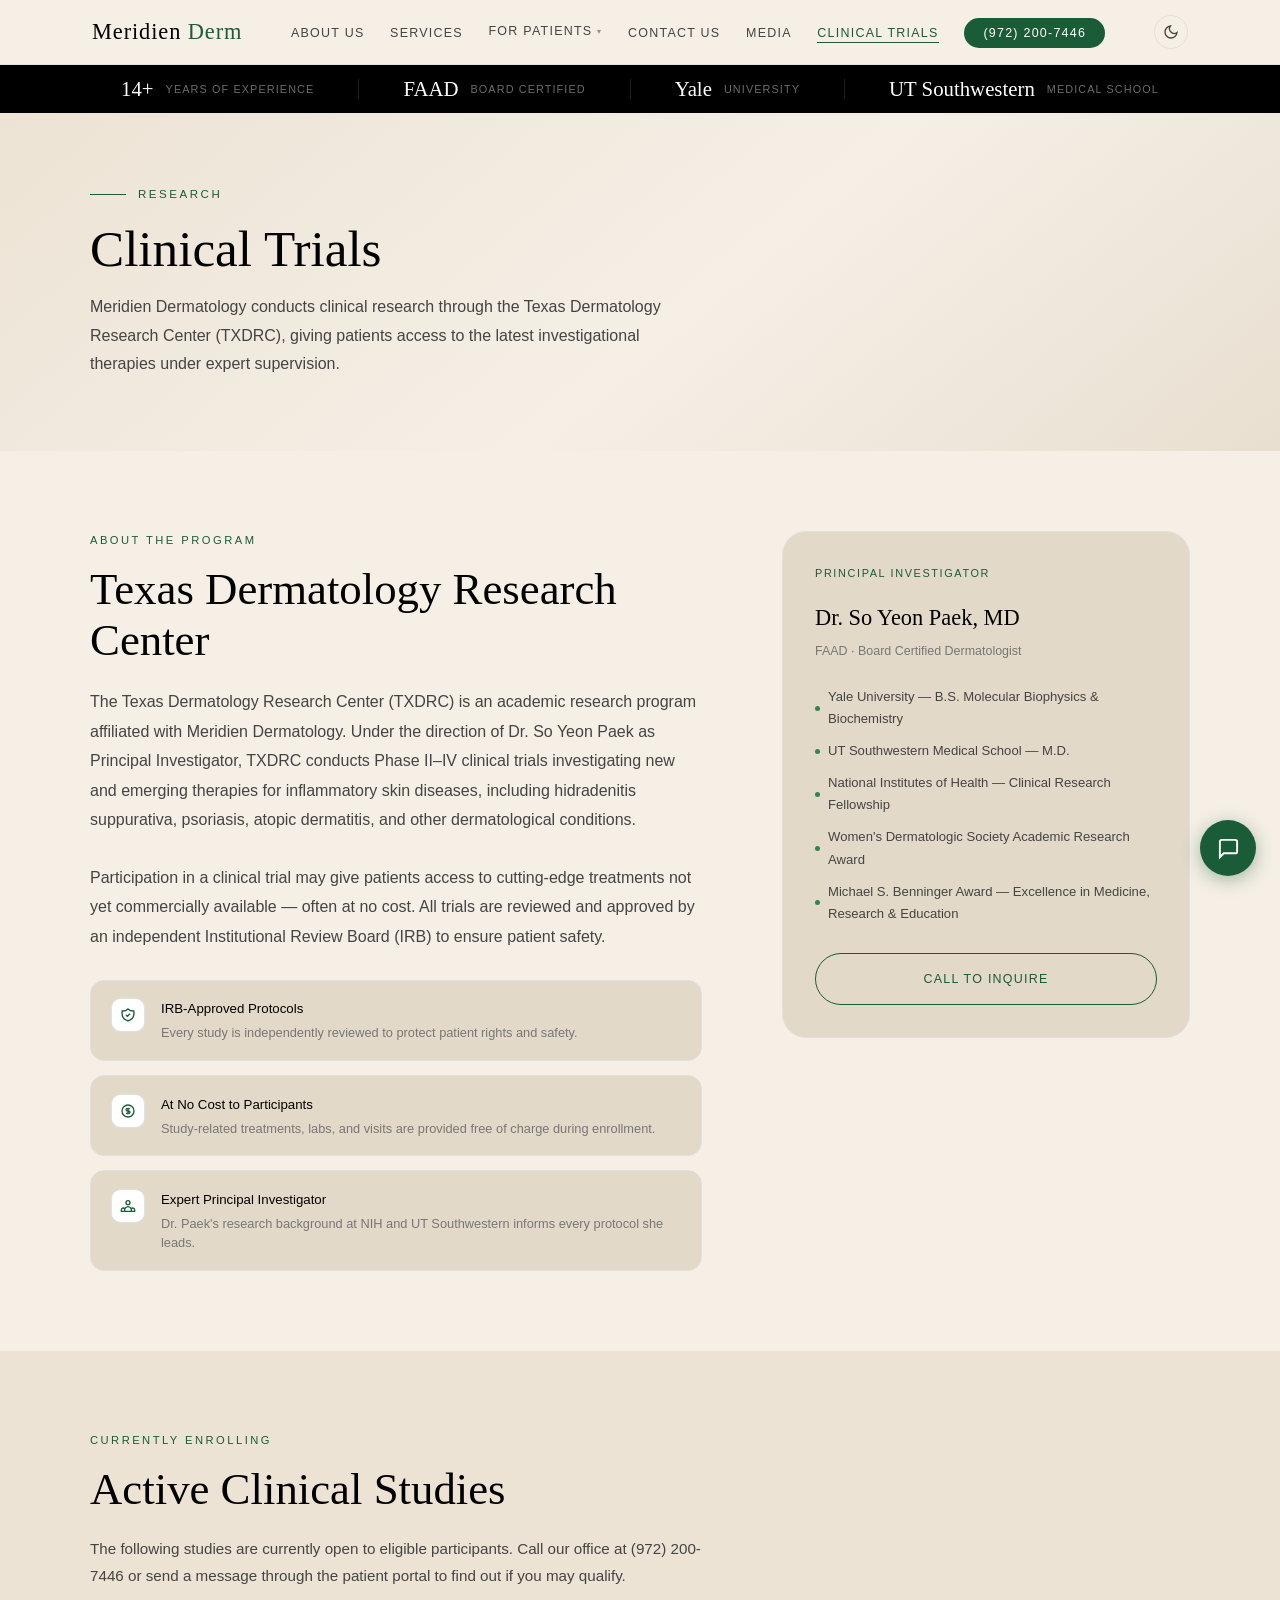
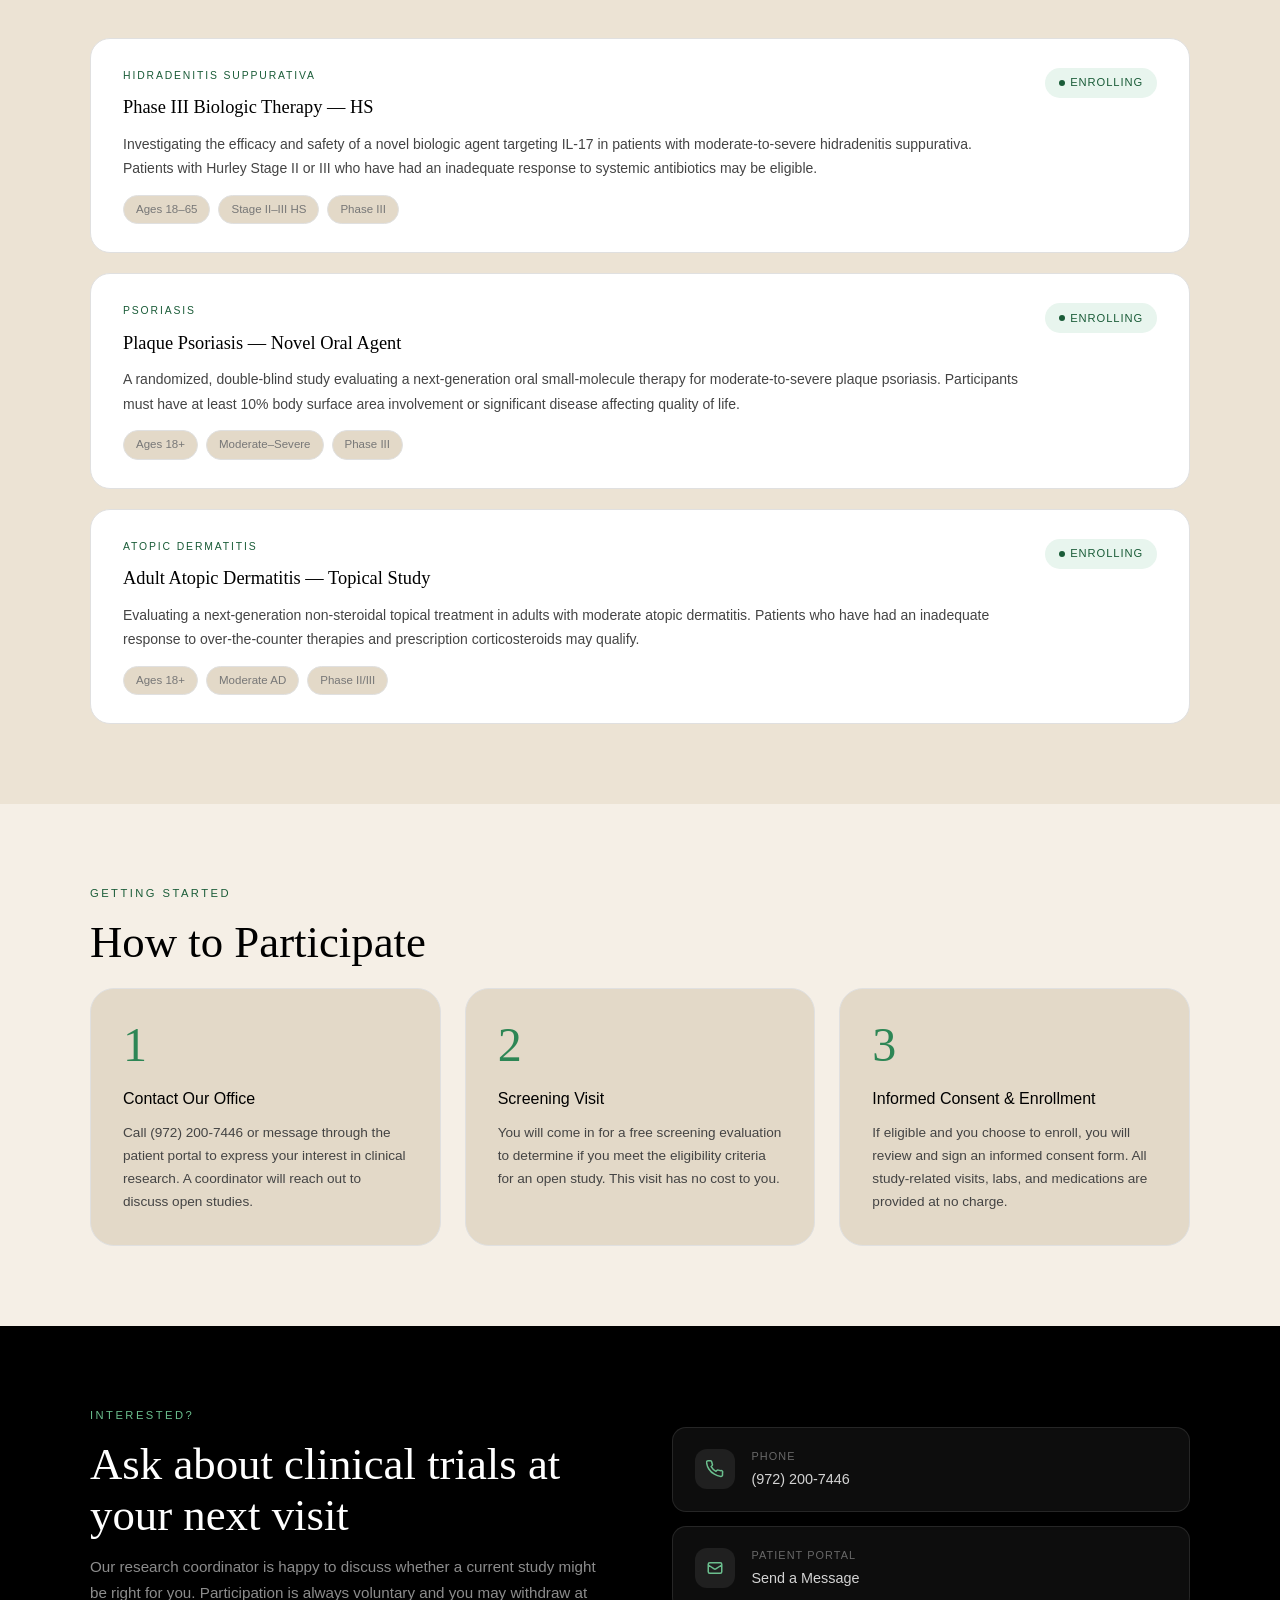
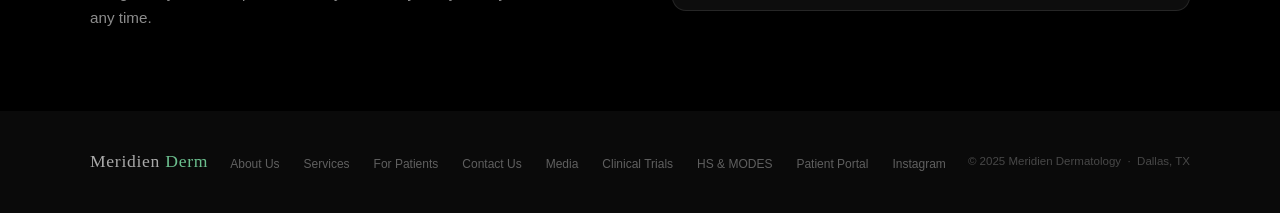
<file: clinical-trials.html>
<!DOCTYPE html>
<html lang="en">
<head>
  <meta charset="UTF-8" />
  <meta name="viewport" content="width=device-width, initial-scale=1.0" />
  <title>Clinical Trials | Meridien Dermatology — TXDRC</title>
  <meta name="description" content="Clinical research at Meridien Dermatology through the Texas Dermatology Research Center (TXDRC) — Dr. So Yeon Paek, Principal Investigator." />
  <meta http-equiv="Content-Security-Policy" content="default-src 'none'; style-src 'unsafe-inline' 'self' https://fonts.googleapis.com; font-src https://fonts.gstatic.com; img-src https://images.squarespace-cdn.com; frame-src 'none'; script-src 'unsafe-inline' 'self'; base-uri 'self'; form-action 'none'; object-src 'none';" />
  <meta http-equiv="X-Content-Type-Options" content="nosniff" />
  <meta name="referrer" content="strict-origin-when-cross-origin" />
  <link rel="preconnect" href="https://fonts.googleapis.com" />
  <link rel="preconnect" href="https://fonts.gstatic.com" crossorigin />
  <link href="https://fonts.googleapis.com/css2?family=Cormorant+Garamond:ital,wght@0,300;0,400;0,500;1,300;1,400&family=Inter:wght@300;400;500&display=swap" rel="stylesheet" />
  <link rel="stylesheet" href="theme.css" />
  <script>(function(){var t=localStorage.getItem('meridien-theme');if(t)document.documentElement.setAttribute('data-theme',t);else if(window.matchMedia('(prefers-color-scheme: dark)').matches)document.documentElement.setAttribute('data-theme','dark');})();</script>
  <style>
    *, *::before, *::after { box-sizing: border-box; margin: 0; padding: 0; }

    :root {
      --sage:       #2D8655;
      --sage-light: #6BBF8E;
      --sage-dark:  #1A5C38;
      --cream:      #F5EFE6;
      --warm-white: #ECE3D4;
      --dark:       #000000;
      --mid:        #444444;
      --muted:      #777777;
      --border:     #E0E0E0;
      --card-bg:    #E3D9C8;
    }

    html { scroll-behavior: smooth; }

    body {
      font-family: 'Inter', sans-serif;
      font-weight: 300;
      color: var(--dark);
      background: var(--cream);
      font-size: 16px;
      line-height: 1.7;
      -webkit-font-smoothing: antialiased;
    }

    /* ── NAV ── */
    nav {
      position: sticky;
      top: 0;
      z-index: 100;
      background: rgba(245, 239, 230, 0.96);
      backdrop-filter: blur(10px);
      border-bottom: 1px solid var(--border);
    }
    .nav-inner {
      max-width: 1160px;
      margin: 0 auto;
      padding: 0 2rem;
      height: 64px;
      display: flex;
      align-items: center;
      justify-content: space-between;
      gap: 1rem;
    }
    .logo {
      font-family: 'Cormorant Garamond', serif;
      font-size: 1.4rem;
      font-weight: 400;
      letter-spacing: 0.04em;
      color: var(--dark);
      text-decoration: none;
      flex-shrink: 0;
    }
    .logo span { color: var(--sage-dark); }
    .nav-links { display: flex; gap: 1.6rem; list-style: none; align-items: center; }
    .nav-links a {
      font-size: 0.78rem;
      letter-spacing: 0.1em;
      text-transform: uppercase;
      color: var(--mid);
      text-decoration: none;
      transition: color 0.2s;
    }
    .nav-links a:hover { color: var(--sage-dark); }
    .nav-links a.active { color: var(--sage-dark); border-bottom: 1.5px solid var(--sage-dark); padding-bottom: 2px; }
    .nav-links .nav-cta { background: var(--sage-dark); color: white !important; padding: 0.5rem 1.2rem; border-radius: 2rem; }
    .nav-links .nav-cta:hover { background: var(--sage); }

    /* ── DROPDOWN ── */
    .nav-dropdown { position: relative; }
    .nav-dropdown > a { display: flex !important; align-items: center; gap: 0.3rem; cursor: pointer; }
    .nav-caret { font-size: 0.5rem; opacity: 0.55; line-height: 1; }
    .dropdown-menu {
      position: absolute;
      top: calc(100% + 14px);
      left: 50%;
      transform: translateX(-50%) translateY(-6px);
      background: white;
      border: 1px solid var(--border);
      border-radius: 1rem;
      padding: 0.4rem;
      list-style: none;
      min-width: 215px;
      box-shadow: 0 12px 40px rgba(0,0,0,0.12);
      opacity: 0;
      visibility: hidden;
      transition: opacity 0.18s, visibility 0.18s, transform 0.18s;
      z-index: 200;
    }
    .nav-dropdown:hover .dropdown-menu {
      opacity: 1;
      visibility: visible;
      transform: translateX(-50%) translateY(0);
    }
    .dropdown-menu li { list-style: none; }
    .dropdown-menu li a {
      display: block !important;
      padding: 0.6rem 1rem;
      font-size: 0.76rem;
      color: var(--mid) !important;
      text-decoration: none;
      border-radius: 0.65rem;
      letter-spacing: 0.04em;
      text-transform: none !important;
      transition: background 0.15s, color 0.15s;
      white-space: nowrap;
    }
    .dropdown-menu li a:hover { background: var(--card-bg) !important; color: var(--sage-dark) !important; }

    .hamburger { display: none; flex-direction: column; gap: 5px; cursor: pointer; background: none; border: none; padding: 4px; }
    .hamburger span { display: block; width: 24px; height: 2px; background: var(--dark); border-radius: 2px; }

    .mobile-menu {
      display: none;
      position: fixed;
      inset: 0;
      background: var(--cream);
      z-index: 200;
      flex-direction: column;
      align-items: center;
      justify-content: center;
      gap: 1.75rem;
      padding: 4rem 2rem;
    }
    .mobile-menu.open { display: flex; }
    .mobile-menu a { font-family: 'Cormorant Garamond', serif; font-size: 2rem; font-weight: 300; color: var(--dark); text-decoration: none; }
    .mobile-menu a:hover, .mobile-menu a.active { color: var(--sage-dark); }
    .mobile-close { position: absolute; top: 1.5rem; right: 2rem; font-size: 1.75rem; background: none; border: none; cursor: pointer; color: var(--mid); }

    /* ── STATS BANNER ── */
    .stats-banner { background: var(--dark); padding: 0.85rem 2rem; }
    .stats-banner-inner {
      max-width: 1160px;
      margin: 0 auto;
      display: flex;
      align-items: center;
      justify-content: center;
    }
    .banner-stat { display: flex; align-items: center; gap: 0.75rem; padding: 0 2.75rem; }
    .banner-stat:not(:last-child) { border-right: 1px solid rgba(255,255,255,0.12); }
    .banner-num { font-family: 'Cormorant Garamond', serif; font-size: 1.3rem; font-weight: 400; color: white; line-height: 1; }
    .banner-label { font-size: 0.68rem; letter-spacing: 0.1em; text-transform: uppercase; color: rgba(255,255,255,0.42); }

    /* ── PAGE HEADER ── */
    .page-header {
      background: linear-gradient(140deg, #ECE3D4 0%, #F5EFE6 55%, #E8DFD0 100%);
      padding: 4.5rem 2rem;
    }
    .page-header-inner { max-width: 1100px; margin: 0 auto; }
    .page-eyebrow {
      display: flex;
      align-items: center;
      gap: 0.75rem;
      font-size: 0.72rem;
      letter-spacing: 0.22em;
      text-transform: uppercase;
      color: var(--sage-dark);
      margin-bottom: 1rem;
      font-weight: 400;
    }
    .page-eyebrow::before { content: ''; display: block; width: 36px; height: 1px; background: var(--sage-dark); }
    .page-header h1 {
      font-family: 'Cormorant Garamond', serif;
      font-size: clamp(2.5rem, 4vw, 4rem);
      font-weight: 300;
      color: var(--dark);
      line-height: 1.1;
      margin-bottom: 1rem;
    }
    .page-header p { font-size: 1rem; color: var(--mid); max-width: 580px; line-height: 1.8; }

    /* ── SHARED SECTION ── */
    section { padding: 5rem 2rem; }
    .section-inner { max-width: 1100px; margin: 0 auto; }
    .section-tag { font-size: 0.7rem; letter-spacing: 0.22em; text-transform: uppercase; color: var(--sage-dark); font-weight: 400; margin-bottom: 0.85rem; }
    h2 { font-family: 'Cormorant Garamond', serif; font-size: clamp(2rem, 3.5vw, 2.8rem); font-weight: 300; line-height: 1.15; color: var(--dark); margin-bottom: 1.25rem; }
    h3 { font-family: 'Cormorant Garamond', serif; font-size: 1.6rem; font-weight: 300; color: var(--dark); margin-bottom: 0.5rem; }

    /* ── BUTTONS ── */
    .btn {
      display: inline-flex;
      align-items: center;
      gap: 0.55rem;
      padding: 0.9rem 2rem;
      border-radius: 3rem;
      font-size: 0.78rem;
      letter-spacing: 0.1em;
      text-transform: uppercase;
      text-decoration: none;
      transition: all 0.22s;
      font-family: 'Inter', sans-serif;
      font-weight: 400;
      cursor: pointer;
      border: none;
      white-space: nowrap;
    }
    .btn-primary { background: var(--sage-dark); color: white; }
    .btn-primary:hover { background: var(--sage); transform: translateY(-2px); box-shadow: 0 8px 24px rgba(26,92,56,0.28); }
    .btn-outline { border: 1.5px solid var(--sage-dark); color: var(--sage-dark); background: transparent; }
    .btn-outline:hover { background: var(--sage-dark); color: white; }
    .btn-outline-light { border: 1.5px solid rgba(255,255,255,0.5); color: white; background: transparent; }
    .btn-outline-light:hover { background: rgba(255,255,255,0.12); border-color: rgba(255,255,255,0.8); }

    /* ── TXDRC INTRO ── */
    .txdrc-section { background: var(--cream); }
    .txdrc-grid { display: grid; grid-template-columns: 1.2fr 0.8fr; gap: 5rem; align-items: start; }
    .txdrc-lead { font-size: 1rem; color: var(--mid); line-height: 1.85; margin-bottom: 1.75rem; }
    .txdrc-features { display: flex; flex-direction: column; gap: 0.875rem; margin-top: 0.5rem; }
    .txdrc-feature {
      display: flex;
      gap: 1rem;
      align-items: flex-start;
      padding: 1.1rem 1.25rem;
      background: var(--card-bg);
      border-radius: 0.875rem;
      border: 1px solid var(--border);
    }
    .txdrc-feature-icon {
      width: 34px; height: 34px;
      background: white;
      border-radius: 0.6rem;
      display: flex;
      align-items: center;
      justify-content: center;
      color: var(--sage-dark);
      border: 1px solid var(--border);
      flex-shrink: 0;
    }
    .txdrc-feature h4 { font-size: 0.83rem; color: var(--dark); font-weight: 500; margin-bottom: 0.15rem; }
    .txdrc-feature p { font-size: 0.8rem; color: var(--muted); line-height: 1.5; }

    .pi-card {
      background: var(--card-bg);
      border-radius: 1.5rem;
      padding: 2rem;
      border: 1px solid var(--border);
      position: sticky;
      top: 90px;
    }
    .pi-label { font-size: 0.68rem; letter-spacing: 0.15em; text-transform: uppercase; color: var(--sage-dark); margin-bottom: 1rem; font-weight: 400; }
    .pi-card h3 { font-size: 1.4rem; margin-bottom: 0.25rem; }
    .pi-sub { font-size: 0.78rem; color: var(--muted); margin-bottom: 1.5rem; }
    .pi-facts { display: flex; flex-direction: column; gap: 0.6rem; margin-bottom: 1.75rem; }
    .pi-fact { display: flex; gap: 0.5rem; align-items: center; font-size: 0.82rem; color: var(--mid); }
    .pi-fact-dot { width: 5px; height: 5px; border-radius: 50%; background: var(--sage); flex-shrink: 0; }

    /* ── TRIALS LIST ── */
    .trials-section { background: var(--warm-white); }
    .trials-intro { font-size: 0.95rem; color: var(--mid); max-width: 640px; line-height: 1.8; margin-bottom: 3rem; }
    .trials-grid { display: flex; flex-direction: column; gap: 1.25rem; }
    .trial-card {
      background: white;
      border-radius: 1.25rem;
      padding: 1.75rem 2rem;
      border: 1px solid var(--border);
      display: grid;
      grid-template-columns: 1fr auto;
      gap: 1.5rem;
      align-items: start;
      transition: border-color 0.2s, box-shadow 0.2s;
    }
    .trial-card:hover { border-color: var(--sage-dark); box-shadow: 0 4px 24px rgba(26,92,56,0.1); }
    .trial-tag { font-size: 0.65rem; letter-spacing: 0.18em; text-transform: uppercase; color: var(--sage-dark); font-weight: 400; margin-bottom: 0.5rem; }
    .trial-card h3 { font-size: 1.15rem; margin-bottom: 0.5rem; }
    .trial-desc { font-size: 0.875rem; color: var(--mid); line-height: 1.75; }
    .trial-meta { display: flex; gap: 0.5rem; margin-top: 0.875rem; flex-wrap: wrap; }
    .trial-chip {
      padding: 0.25rem 0.75rem;
      background: var(--card-bg);
      border: 1px solid var(--border);
      border-radius: 2rem;
      font-size: 0.72rem;
      color: var(--muted);
    }
    .trial-status {
      display: inline-flex;
      align-items: center;
      gap: 0.35rem;
      padding: 0.35rem 0.875rem;
      border-radius: 2rem;
      font-size: 0.7rem;
      letter-spacing: 0.08em;
      text-transform: uppercase;
      white-space: nowrap;
      font-weight: 400;
      flex-shrink: 0;
    }
    .status-enrolling { background: #E8F5EE; color: var(--sage-dark); }
    .status-enrolling::before { content: ''; display: block; width: 6px; height: 6px; border-radius: 50%; background: var(--sage-dark); }

    /* ── HOW TO PARTICIPATE ── */
    .participate-section { background: var(--cream); }
    .steps-grid { display: grid; grid-template-columns: repeat(3, 1fr); gap: 1.5rem; margin-top: 0.5rem; }
    .pstep-card {
      padding: 2rem;
      background: var(--card-bg);
      border-radius: 1.5rem;
      border: 1px solid var(--border);
    }
    .pstep-num {
      font-family: 'Cormorant Garamond', serif;
      font-size: 3rem;
      font-weight: 300;
      color: var(--sage);
      line-height: 1;
      margin-bottom: 1rem;
    }
    .pstep-card h4 { font-size: 1rem; font-weight: 400; color: var(--dark); margin-bottom: 0.5rem; }
    .pstep-card p { font-size: 0.85rem; color: var(--mid); line-height: 1.7; }

    /* ── CTA SECTION ── */
    .cta-section { background: var(--dark); padding: 5rem 2rem; }
    .cta-inner { max-width: 1100px; margin: 0 auto; display: grid; grid-template-columns: 1fr 1fr; gap: 4rem; align-items: center; }
    .cta-inner h2 { color: white; margin-bottom: 0.75rem; }
    .cta-inner p { color: rgba(255,255,255,0.55); font-size: 0.95rem; }
    .cta-inner .section-tag { color: var(--sage-light); }
    .contact-cards { display: flex; flex-direction: column; gap: 0.875rem; }
    .contact-card {
      display: flex;
      align-items: center;
      gap: 1rem;
      padding: 1.2rem 1.4rem;
      background: rgba(255,255,255,0.05);
      border: 1px solid rgba(255,255,255,0.1);
      border-radius: 0.875rem;
      text-decoration: none;
      color: white;
      transition: all 0.2s;
    }
    .contact-card:hover { background: rgba(255,255,255,0.09); border-color: rgba(255,255,255,0.2); }
    .contact-card-icon {
      width: 40px; height: 40px;
      border-radius: 0.75rem;
      background: rgba(255,255,255,0.08);
      display: flex;
      align-items: center;
      justify-content: center;
      color: var(--sage-light);
      flex-shrink: 0;
    }
    .cc-label { font-size: 0.68rem; letter-spacing: 0.1em; text-transform: uppercase; color: rgba(255,255,255,0.38); margin-bottom: 0.1rem; }
    .cc-value { font-size: 0.9rem; color: rgba(255,255,255,0.82); }

    /* ── FOOTER ── */
    footer { background: #0A0A0A; padding: 2.25rem 2rem; }
    .footer-inner { max-width: 1100px; margin: 0 auto; display: flex; justify-content: space-between; align-items: center; flex-wrap: wrap; gap: 1.25rem; }
    footer .logo { color: rgba(255,255,255,0.65); font-size: 1.1rem; }
    footer .logo span { color: var(--sage-light); }
    .footer-links { display: flex; gap: 1.5rem; list-style: none; flex-wrap: wrap; }
    .footer-links a { font-size: 0.75rem; color: rgba(255,255,255,0.35); text-decoration: none; transition: color 0.2s; }
    .footer-links a:hover { color: rgba(255,255,255,0.65); }
    .footer-copy { font-size: 0.72rem; color: rgba(255,255,255,0.25); }

    /* ── RESPONSIVE ── */
    @media (max-width: 900px) {
      .nav-links { display: none; }
      .hamburger { display: flex; }
      .txdrc-grid, .cta-inner { grid-template-columns: 1fr; gap: 2.5rem; }
      .steps-grid { grid-template-columns: 1fr; }
      .pi-card { position: static; }
      .trial-card { grid-template-columns: 1fr; }
      section { padding: 4rem 1.5rem; }
      .cta-section { padding: 4rem 1.5rem; }
      .footer-inner { flex-direction: column; align-items: flex-start; }
      .stats-banner-inner { flex-wrap: wrap; justify-content: center; }
      .banner-stat { padding: 0.5rem 1.5rem; border-right: none !important; border-bottom: 1px solid rgba(255,255,255,0.1); width: 100%; justify-content: center; }
      .banner-stat:last-child { border-bottom: none; }
    }
  </style>
</head>
<body>

<!-- NAV -->
<nav>
  <div class="nav-inner">
    <a href="index.html" class="logo">Meridien <span>Derm</span></a>
    <ul class="nav-links">
      <li><a href="index.html#about">About Us</a></li>
      <li><a href="index.html#services">Services</a></li>
      <li class="nav-dropdown">
        <a href="for-patients.html">For Patients <span class="nav-caret">▾</span></a>
        <ul class="dropdown-menu">
          <li><a href="for-patients.html#insurance">Insurance Accepted</a></li>
          <li><a href="for-patients.html#portal">Patient Portal</a></li>
          <li><a href="for-patients.html#bill">Pay Your Bill</a></li>
          <li><a href="for-patients.html#hs">Hidradenitis Suppurativa</a></li>
          <li><a href="for-patients.html#modes">MODES</a></li>
        </ul>
      </li>
      <li><a href="index.html#contact">Contact Us</a></li>
      <li><a href="index.html#media">Media</a></li>
      <li><a href="https://www.txdrc.com/" target="_blank" rel="noopener noreferrer" class="active">Clinical Trials</a></li>
      <li><a href="tel:9722007446" class="nav-cta">(972) 200-7446</a></li>
    </ul>
    <button class="theme-toggle" id="themeToggle" aria-label="Toggle dark mode">
      <svg class="icon-moon" width="16" height="16" fill="none" stroke="currentColor" stroke-width="2" viewBox="0 0 24 24" aria-hidden="true"><path d="M21 12.79A9 9 0 1111.21 3 7 7 0 0021 12.79z"/></svg>
      <svg class="icon-sun" width="16" height="16" fill="none" stroke="currentColor" stroke-width="2" viewBox="0 0 24 24" aria-hidden="true"><circle cx="12" cy="12" r="5"/><path d="M12 1v2M12 21v2M4.22 4.22l1.42 1.42M18.36 18.36l1.42 1.42M1 12h2M21 12h2M4.22 19.78l1.42-1.42M18.36 5.64l1.42-1.42"/></svg>
    </button>
    <button class="hamburger" id="hamburger" aria-label="Open menu">
      <span></span><span></span><span></span>
    </button>
  </div>
</nav>

<!-- MOBILE MENU -->
<div class="mobile-menu" id="mobileMenu">
  <button class="mobile-close" id="mobileClose" aria-label="Close menu">&times;</button>
  <a href="index.html#about"         onclick="closeMobileMenu()">About Us</a>
  <a href="index.html#services"      onclick="closeMobileMenu()">Services</a>
  <a href="for-patients.html"        onclick="closeMobileMenu()">For Patients</a>
  <a href="index.html#contact"       onclick="closeMobileMenu()">Contact Us</a>
  <a href="index.html#media"         onclick="closeMobileMenu()">Media</a>
  <a href="https://www.txdrc.com/" target="_blank" rel="noopener noreferrer" class="active" onclick="closeMobileMenu()">Clinical Trials</a>
  <a href="tel:9722007446" style="color:var(--sage-dark); font-size:1.6rem;" onclick="closeMobileMenu()">(972) 200-7446</a>
</div>

<!-- STATS BANNER -->
<div class="stats-banner">
  <div class="stats-banner-inner">
    <div class="banner-stat"><span class="banner-num">14+</span><span class="banner-label">Years of Experience</span></div>
    <div class="banner-stat"><span class="banner-num">FAAD</span><span class="banner-label">Board Certified</span></div>
    <div class="banner-stat"><span class="banner-num">Yale</span><span class="banner-label">University</span></div>
    <div class="banner-stat"><span class="banner-num">UT Southwestern</span><span class="banner-label">Medical School</span></div>
  </div>
</div>

<!-- PAGE HEADER -->
<div class="page-header">
  <div class="page-header-inner">
    <div class="page-eyebrow">Research</div>
    <h1>Clinical Trials</h1>
    <p>Meridien Dermatology conducts clinical research through the Texas Dermatology Research Center (TXDRC), giving patients access to the latest investigational therapies under expert supervision.</p>
  </div>
</div>

<!-- TXDRC INTRO -->
<section class="txdrc-section" id="txdrc">
  <div class="section-inner">
    <div class="txdrc-grid">

      <div>
        <div class="section-tag">About the Program</div>
        <h2>Texas Dermatology Research Center</h2>
        <p class="txdrc-lead">
          The Texas Dermatology Research Center (TXDRC) is an academic research program affiliated with Meridien Dermatology. Under the direction of Dr. So Yeon Paek as Principal Investigator, TXDRC conducts Phase II–IV clinical trials investigating new and emerging therapies for inflammatory skin diseases, including hidradenitis suppurativa, psoriasis, atopic dermatitis, and other dermatological conditions.
        </p>
        <p class="txdrc-lead">
          Participation in a clinical trial may give patients access to cutting-edge treatments not yet commercially available — often at no cost. All trials are reviewed and approved by an independent Institutional Review Board (IRB) to ensure patient safety.
        </p>

        <div class="txdrc-features">
          <div class="txdrc-feature">
            <div class="txdrc-feature-icon">
              <svg width="16" height="16" fill="none" stroke="currentColor" stroke-width="2" viewBox="0 0 24 24">
                <path d="M9 12l2 2 4-4m5.618-4.016A11.955 11.955 0 0112 2.944a11.955 11.955 0 01-8.618 3.04A12.02 12.02 0 003 9c0 5.591 3.824 10.29 9 11.622 5.176-1.332 9-6.03 9-11.622 0-1.042-.133-2.052-.382-3.016z"/>
              </svg>
            </div>
            <div>
              <h4>IRB-Approved Protocols</h4>
              <p>Every study is independently reviewed to protect patient rights and safety.</p>
            </div>
          </div>
          <div class="txdrc-feature">
            <div class="txdrc-feature-icon">
              <svg width="16" height="16" fill="none" stroke="currentColor" stroke-width="2" viewBox="0 0 24 24">
                <path d="M12 8c-1.657 0-3 .895-3 2s1.343 2 3 2 3 .895 3 2-1.343 2-3 2m0-8c1.11 0 2.08.402 2.599 1M12 8V7m0 1v8m0 0v1m0-1c-1.11 0-2.08-.402-2.599-1M21 12a9 9 0 11-18 0 9 9 0 0118 0z"/>
              </svg>
            </div>
            <div>
              <h4>At No Cost to Participants</h4>
              <p>Study-related treatments, labs, and visits are provided free of charge during enrollment.</p>
            </div>
          </div>
          <div class="txdrc-feature">
            <div class="txdrc-feature-icon">
              <svg width="16" height="16" fill="none" stroke="currentColor" stroke-width="2" viewBox="0 0 24 24">
                <path d="M17 20h5v-2a3 3 0 00-5.356-1.857M17 20H7m10 0v-2c0-.656-.126-1.283-.356-1.857M7 20H2v-2a3 3 0 015.356-1.857M7 20v-2c0-.656.126-1.283.356-1.857m0 0a5.002 5.002 0 019.288 0M15 7a3 3 0 11-6 0 3 3 0 016 0z"/>
              </svg>
            </div>
            <div>
              <h4>Expert Principal Investigator</h4>
              <p>Dr. Paek's research background at NIH and UT Southwestern informs every protocol she leads.</p>
            </div>
          </div>
        </div>
      </div>

      <div>
        <div class="pi-card">
          <div class="pi-label">Principal Investigator</div>
          <h3>Dr. So Yeon Paek, MD</h3>
          <div class="pi-sub">FAAD · Board Certified Dermatologist</div>
          <div class="pi-facts">
            <div class="pi-fact"><span class="pi-fact-dot"></span>Yale University — B.S. Molecular Biophysics &amp; Biochemistry</div>
            <div class="pi-fact"><span class="pi-fact-dot"></span>UT Southwestern Medical School — M.D.</div>
            <div class="pi-fact"><span class="pi-fact-dot"></span>National Institutes of Health — Clinical Research Fellowship</div>
            <div class="pi-fact"><span class="pi-fact-dot"></span>Women's Dermatologic Society Academic Research Award</div>
            <div class="pi-fact"><span class="pi-fact-dot"></span>Michael S. Benninger Award — Excellence in Medicine, Research &amp; Education</div>
          </div>
          <a href="tel:9722007446" class="btn btn-outline" style="width:100%; justify-content:center;">Call to Inquire</a>
        </div>
      </div>

    </div>
  </div>
</section>

<!-- ACTIVE TRIALS -->
<section class="trials-section" id="trials">
  <div class="section-inner">
    <div class="section-tag">Currently Enrolling</div>
    <h2>Active Clinical Studies</h2>
    <p class="trials-intro">
      The following studies are currently open to eligible participants. Call our office at (972) 200-7446 or send a message through the patient portal to find out if you may qualify.
    </p>

    <div class="trials-grid">

      <div class="trial-card">
        <div>
          <div class="trial-tag">Hidradenitis Suppurativa</div>
          <h3>Phase III Biologic Therapy — HS</h3>
          <p class="trial-desc">
            Investigating the efficacy and safety of a novel biologic agent targeting IL-17 in patients with moderate-to-severe hidradenitis suppurativa. Patients with Hurley Stage II or III who have had an inadequate response to systemic antibiotics may be eligible.
          </p>
          <div class="trial-meta">
            <span class="trial-chip">Ages 18–65</span>
            <span class="trial-chip">Stage II–III HS</span>
            <span class="trial-chip">Phase III</span>
          </div>
        </div>
        <div><span class="trial-status status-enrolling">Enrolling</span></div>
      </div>

      <div class="trial-card">
        <div>
          <div class="trial-tag">Psoriasis</div>
          <h3>Plaque Psoriasis — Novel Oral Agent</h3>
          <p class="trial-desc">
            A randomized, double-blind study evaluating a next-generation oral small-molecule therapy for moderate-to-severe plaque psoriasis. Participants must have at least 10% body surface area involvement or significant disease affecting quality of life.
          </p>
          <div class="trial-meta">
            <span class="trial-chip">Ages 18+</span>
            <span class="trial-chip">Moderate–Severe</span>
            <span class="trial-chip">Phase III</span>
          </div>
        </div>
        <div><span class="trial-status status-enrolling">Enrolling</span></div>
      </div>

      <div class="trial-card">
        <div>
          <div class="trial-tag">Atopic Dermatitis</div>
          <h3>Adult Atopic Dermatitis — Topical Study</h3>
          <p class="trial-desc">
            Evaluating a next-generation non-steroidal topical treatment in adults with moderate atopic dermatitis. Patients who have had an inadequate response to over-the-counter therapies and prescription corticosteroids may qualify.
          </p>
          <div class="trial-meta">
            <span class="trial-chip">Ages 18+</span>
            <span class="trial-chip">Moderate AD</span>
            <span class="trial-chip">Phase II/III</span>
          </div>
        </div>
        <div><span class="trial-status status-enrolling">Enrolling</span></div>
      </div>

    </div>
  </div>
</section>

<!-- HOW TO PARTICIPATE -->
<section class="participate-section" id="participate">
  <div class="section-inner">
    <div class="section-tag">Getting Started</div>
    <h2>How to Participate</h2>
    <div class="steps-grid">
      <div class="pstep-card">
        <div class="pstep-num">1</div>
        <h4>Contact Our Office</h4>
        <p>Call (972) 200-7446 or message through the patient portal to express your interest in clinical research. A coordinator will reach out to discuss open studies.</p>
      </div>
      <div class="pstep-card">
        <div class="pstep-num">2</div>
        <h4>Screening Visit</h4>
        <p>You will come in for a free screening evaluation to determine if you meet the eligibility criteria for an open study. This visit has no cost to you.</p>
      </div>
      <div class="pstep-card">
        <div class="pstep-num">3</div>
        <h4>Informed Consent &amp; Enrollment</h4>
        <p>If eligible and you choose to enroll, you will review and sign an informed consent form. All study-related visits, labs, and medications are provided at no charge.</p>
      </div>
    </div>
  </div>
</section>

<!-- CTA -->
<section class="cta-section">
  <div class="cta-inner">
    <div>
      <div class="section-tag">Interested?</div>
      <h2>Ask about clinical trials at your next visit</h2>
      <p>Our research coordinator is happy to discuss whether a current study might be right for you. Participation is always voluntary and you may withdraw at any time.</p>
    </div>
    <div class="contact-cards">
      <a href="tel:9722007446" class="contact-card">
        <div class="contact-card-icon">
          <svg width="18" height="18" fill="none" stroke="currentColor" stroke-width="2" viewBox="0 0 24 24">
            <path d="M22 16.92v3a2 2 0 01-2.18 2 19.79 19.79 0 01-8.63-3.07A19.5 19.5 0 013.82 12 19.79 19.79 0 01.77 3.38 2 2 0 012.76 1h3a2 2 0 012 1.72 12.84 12.84 0 00.7 2.81 2 2 0 01-.45 2.11L6.91 8.74a16 16 0 006.35 6.35l1.1-1.1a2 2 0 012.11-.45 12.84 12.84 0 002.81.7A2 2 0 0122 16.92z"/>
          </svg>
        </div>
        <div>
          <div class="cc-label">Phone</div>
          <div class="cc-value">(972) 200-7446</div>
        </div>
      </a>
      <a href="https://meridienderm.ema.md" target="_blank" rel="noopener noreferrer" class="contact-card">
        <div class="contact-card-icon">
          <svg width="18" height="18" fill="none" stroke="currentColor" stroke-width="2" viewBox="0 0 24 24">
            <path d="M3 8l7.89 5.26a2 2 0 002.22 0L21 8M5 19h14a2 2 0 002-2V7a2 2 0 00-2-2H5a2 2 0 00-2 2v10a2 2 0 002 2z"/>
          </svg>
        </div>
        <div>
          <div class="cc-label">Patient Portal</div>
          <div class="cc-value">Send a Message</div>
        </div>
      </a>
    </div>
  </div>
</section>

<!-- FOOTER -->
<footer>
  <div class="footer-inner">
    <a href="index.html" class="logo">Meridien <span>Derm</span></a>
    <ul class="footer-links">
      <li><a href="index.html#about">About Us</a></li>
      <li><a href="index.html#services">Services</a></li>
      <li><a href="for-patients.html">For Patients</a></li>
      <li><a href="index.html#contact">Contact Us</a></li>
      <li><a href="index.html#media">Media</a></li>
      <li><a href="https://www.txdrc.com/" target="_blank" rel="noopener noreferrer">Clinical Trials</a></li>
      <li><a href="hidradenitis.html">HS &amp; MODES</a></li>
      <li><a href="https://meridienderm.ema.md" target="_blank" rel="noopener noreferrer">Patient Portal</a></li>
      <li><a href="https://www.instagram.com/meridien.derm/" target="_blank" rel="noopener noreferrer">Instagram</a></li>
    </ul>
    <span class="footer-copy">&copy; 2025 Meridien Dermatology &nbsp;·&nbsp; Dallas, TX</span>
  </div>
</footer>

<script>
  const hamburger   = document.getElementById('hamburger');
  const mobileMenu  = document.getElementById('mobileMenu');
  const mobileClose = document.getElementById('mobileClose');

  hamburger.addEventListener('click',   () => mobileMenu.classList.add('open'));
  mobileClose.addEventListener('click', () => mobileMenu.classList.remove('open'));

  function closeMobileMenu() { mobileMenu.classList.remove('open'); }

  // Dark / light mode toggle
  document.getElementById('themeToggle').addEventListener('click', function() {
    var root = document.documentElement;
    var next = root.getAttribute('data-theme') === 'dark' ? 'light' : 'dark';
    root.setAttribute('data-theme', next);
    localStorage.setItem('meridien-theme', next);
  });
</script>
<script src="chatbot.js" defer></script>

</body>
</html>
</file>
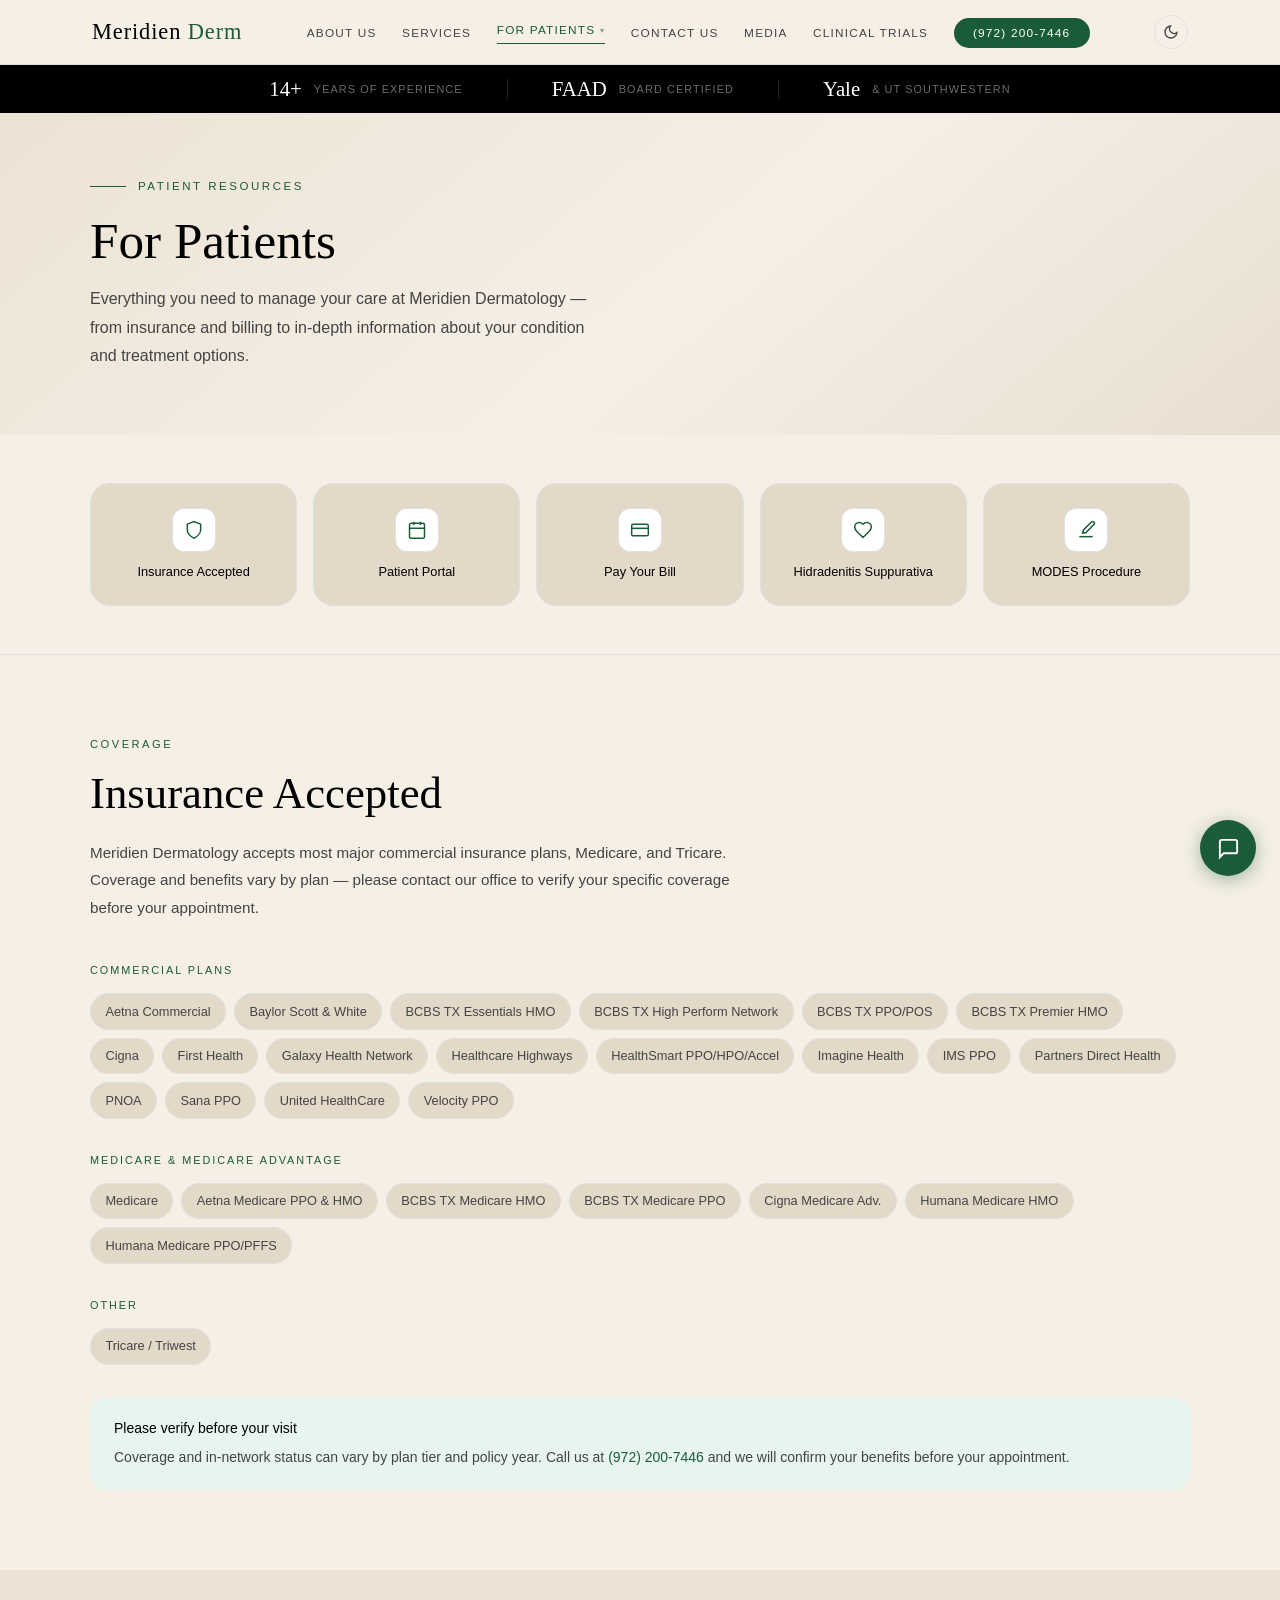
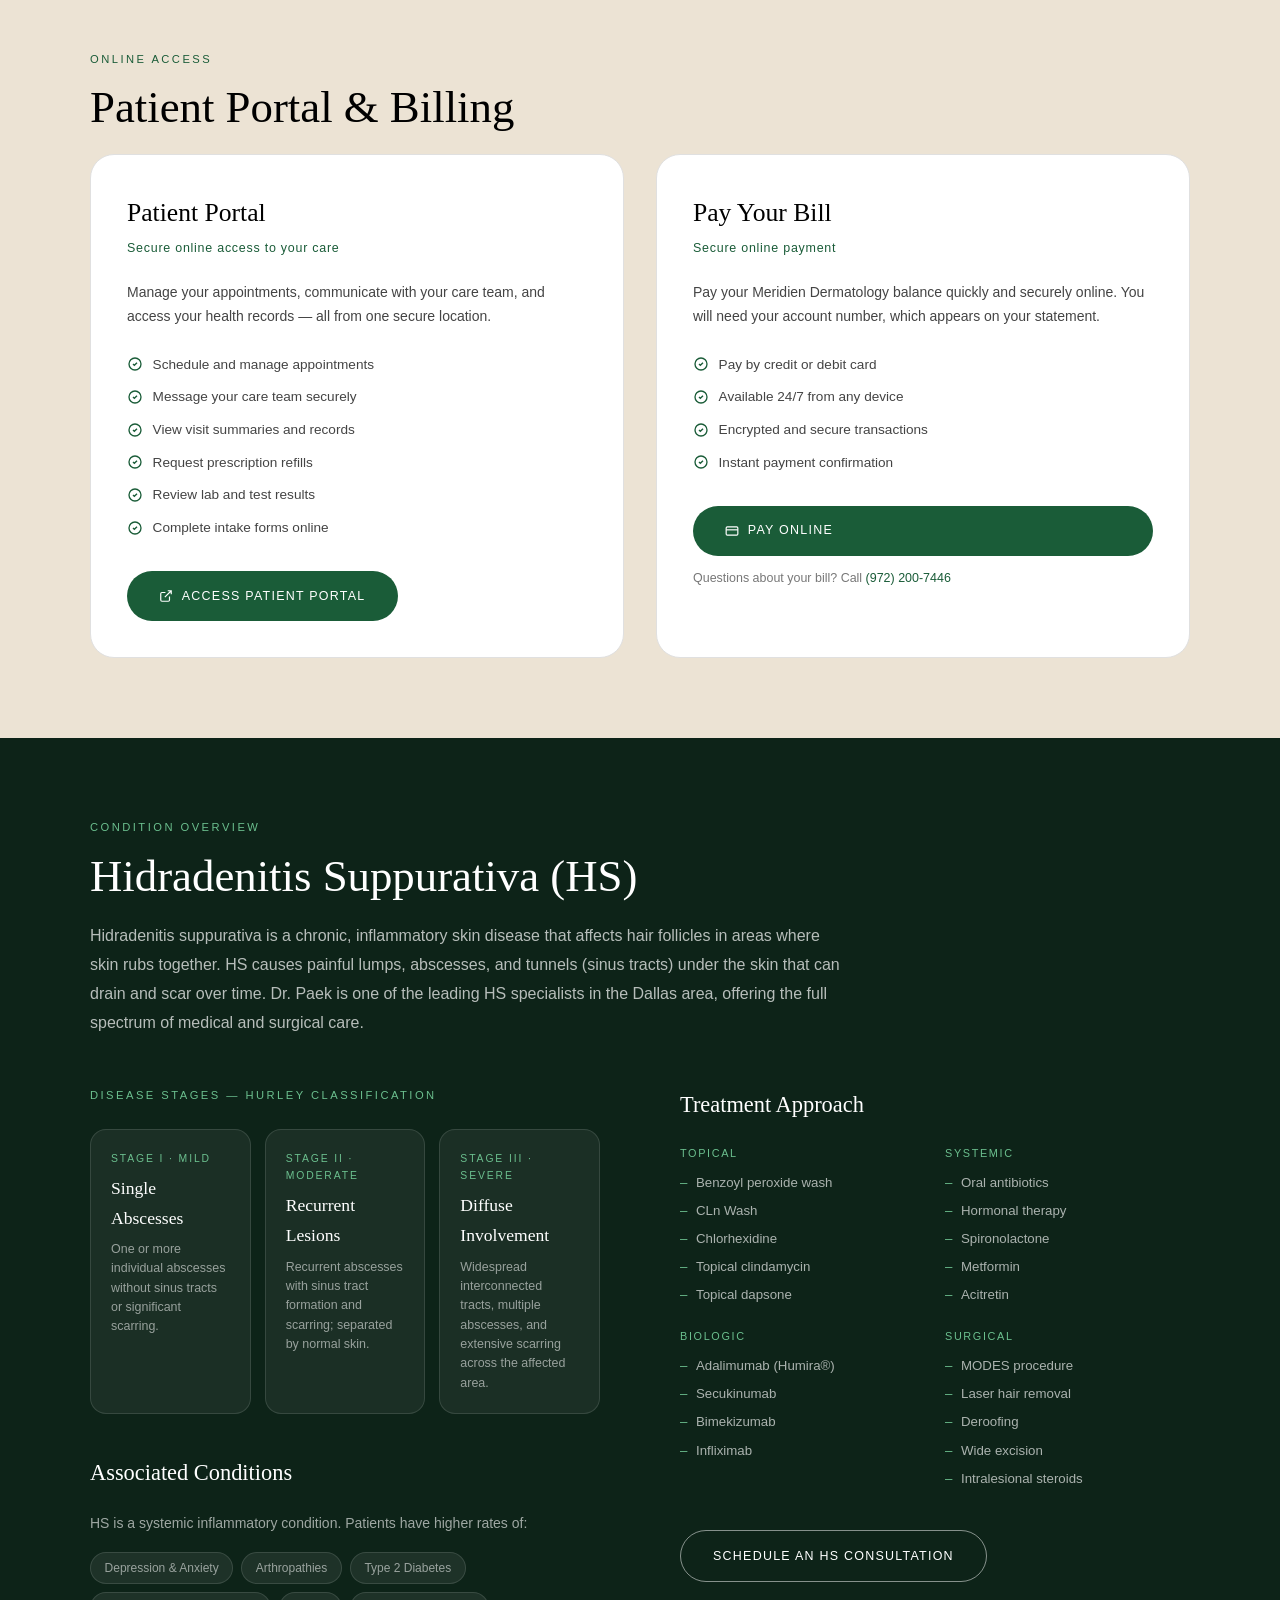
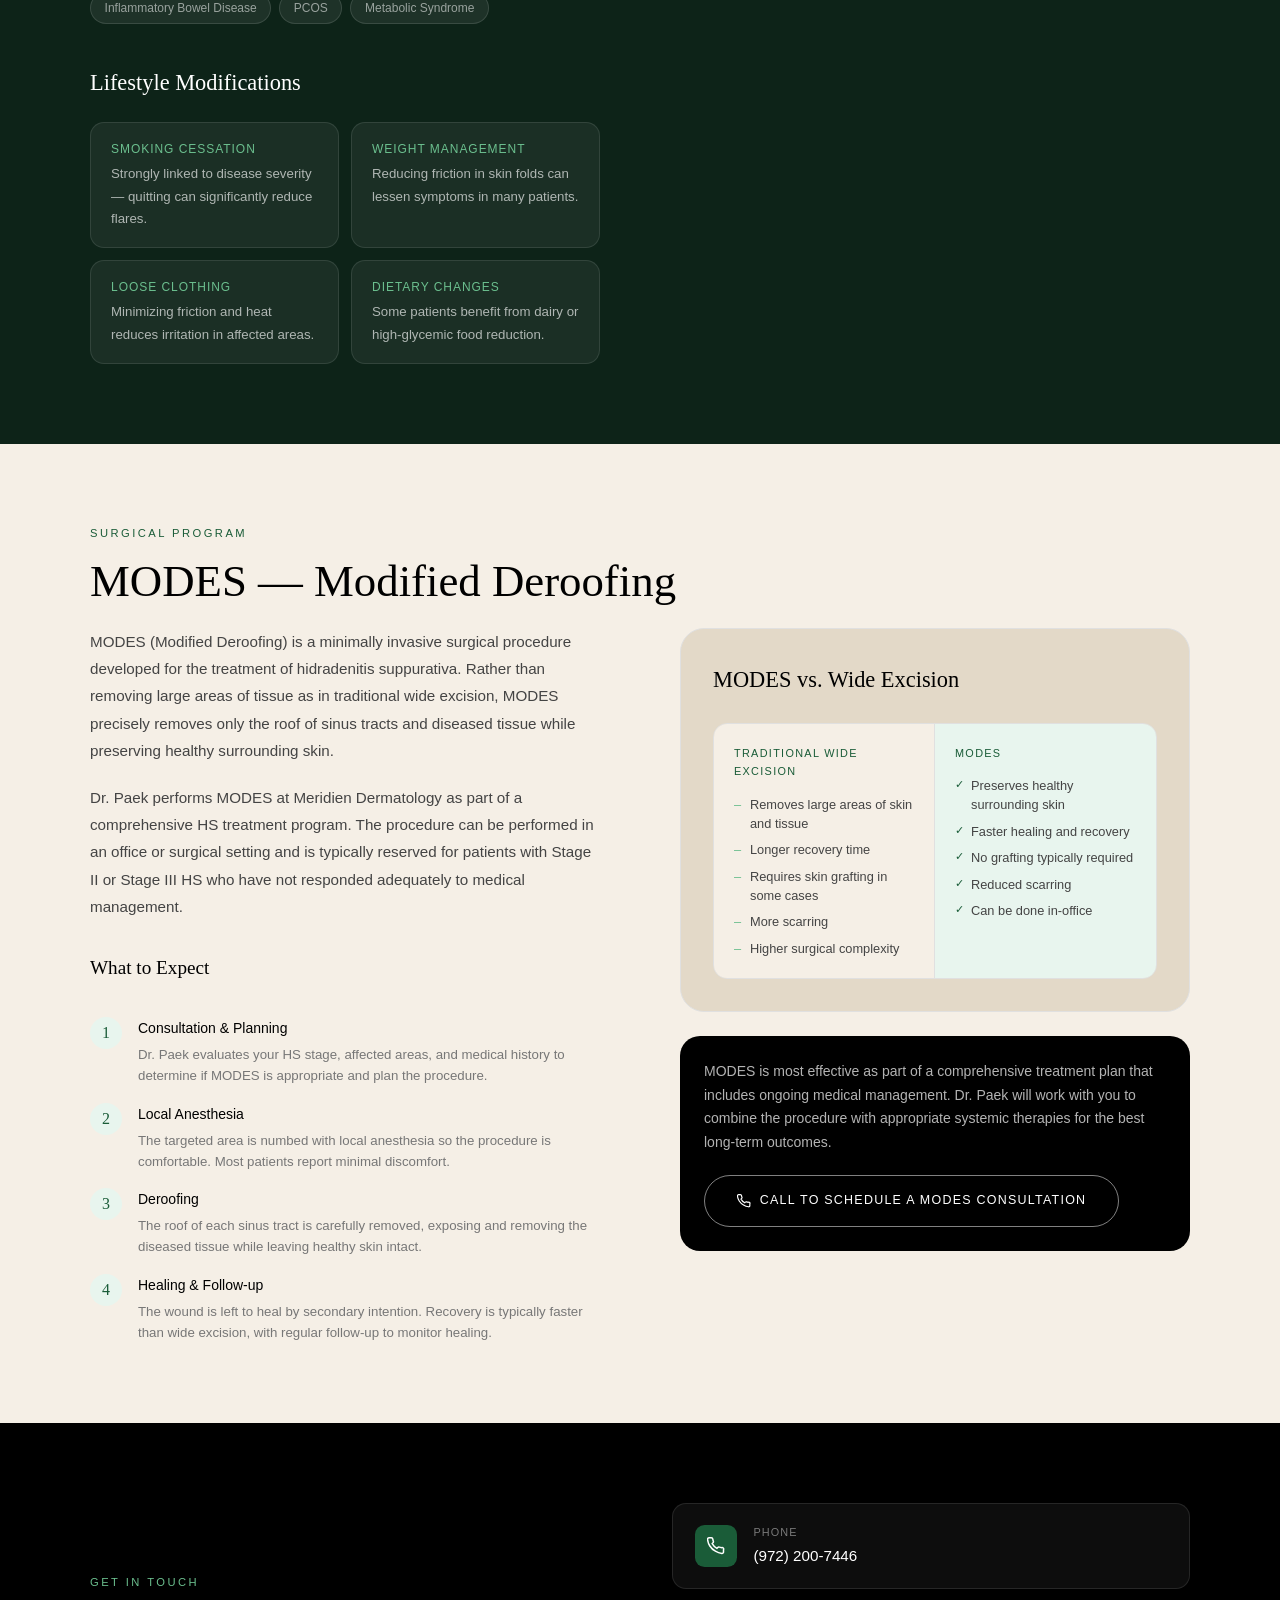
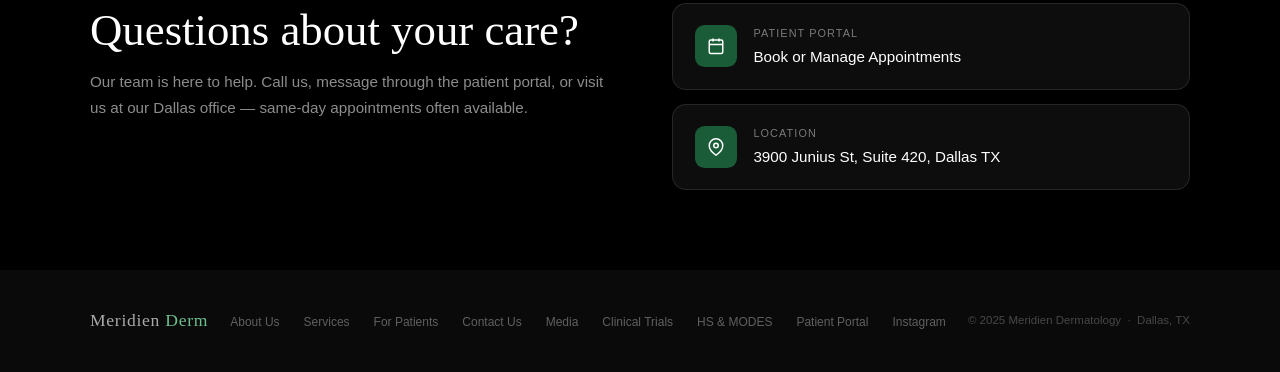
<file: for-patients.html>
<!DOCTYPE html>
<html lang="en">
<head>
  <meta charset="UTF-8" />
  <meta name="viewport" content="width=device-width, initial-scale=1.0" />
  <title>For Patients | Meridien Dermatology</title>
  <meta name="description" content="Patient resources for Meridien Dermatology — insurance accepted, patient portal, bill pay, and information on HS and MODES." />
  <meta http-equiv="Content-Security-Policy" content="default-src 'none'; style-src 'unsafe-inline' 'self' https://fonts.googleapis.com; font-src https://fonts.gstatic.com; img-src https://images.squarespace-cdn.com; frame-src 'none'; script-src 'unsafe-inline' 'self'; base-uri 'self'; form-action 'none'; object-src 'none';" />
  <meta http-equiv="X-Content-Type-Options" content="nosniff" />
  <meta name="referrer" content="strict-origin-when-cross-origin" />
  <link rel="preconnect" href="https://fonts.googleapis.com" />
  <link rel="preconnect" href="https://fonts.gstatic.com" crossorigin />
  <link href="https://fonts.googleapis.com/css2?family=Cormorant+Garamond:ital,wght@0,300;0,400;0,500;1,300;1,400&family=Inter:wght@300;400;500&display=swap" rel="stylesheet" />
  <link rel="stylesheet" href="theme.css" />
  <script>(function(){var t=localStorage.getItem('meridien-theme');if(t)document.documentElement.setAttribute('data-theme',t);else if(window.matchMedia('(prefers-color-scheme: dark)').matches)document.documentElement.setAttribute('data-theme','dark');})();</script>
  <style>
    *, *::before, *::after { box-sizing: border-box; margin: 0; padding: 0; }

    :root {
      --sage:       #2D8655;
      --sage-light: #6BBF8E;
      --sage-dark:  #1A5C38;
      --cream:      #F5EFE6;
      --warm-white: #ECE3D4;
      --dark:       #000000;
      --mid:        #444444;
      --muted:      #777777;
      --border:     #E0E0E0;
      --card-bg:    #E3D9C8;
      --hs-bg:      #0D2318;
    }

    html { scroll-behavior: smooth; }

    body {
      font-family: 'Inter', sans-serif;
      font-weight: 300;
      color: var(--dark);
      background: var(--cream);
      font-size: 16px;
      line-height: 1.7;
      -webkit-font-smoothing: antialiased;
    }

    /* ── NAV ── */
    nav {
      position: sticky;
      top: 0;
      z-index: 100;
      background: rgba(245, 239, 230, 0.96);
      backdrop-filter: blur(10px);
      border-bottom: 1px solid var(--border);
    }
    .nav-inner {
      max-width: 1160px;
      margin: 0 auto;
      padding: 0 2rem;
      height: 64px;
      display: flex;
      align-items: center;
      justify-content: space-between;
      gap: 1rem;
    }
    .logo {
      font-family: 'Cormorant Garamond', serif;
      font-size: 1.4rem;
      font-weight: 400;
      letter-spacing: 0.04em;
      color: var(--dark);
      text-decoration: none;
      flex-shrink: 0;
    }
    .logo span { color: var(--sage-dark); }
    .nav-links { display: flex; gap: 1.6rem; list-style: none; align-items: center; }
    .nav-links a {
      text-decoration: none;
      color: var(--mid);
      font-size: 0.74rem;
      letter-spacing: 0.1em;
      text-transform: uppercase;
      font-weight: 400;
      transition: color 0.2s;
      white-space: nowrap;
    }
    .nav-links a:hover { color: var(--sage-dark); }
    .nav-links a.active { color: var(--sage-dark); border-bottom: 1.5px solid var(--sage-dark); padding-bottom: 2px; }
    .nav-links .nav-cta { background: var(--sage-dark); color: white !important; padding: 0.5rem 1.2rem; border-radius: 2rem; }
    .nav-links .nav-cta:hover { background: var(--sage); }

    /* ── DROPDOWN ── */
    .nav-dropdown { position: relative; }
    .nav-dropdown > a { display: flex !important; align-items: center; gap: 0.3rem; cursor: pointer; }
    .nav-caret { font-size: 0.5rem; opacity: 0.55; line-height: 1; }
    .dropdown-menu {
      position: absolute;
      top: calc(100% + 14px);
      left: 50%;
      transform: translateX(-50%) translateY(-6px);
      background: white;
      border: 1px solid var(--border);
      border-radius: 1rem;
      padding: 0.4rem;
      list-style: none;
      min-width: 215px;
      box-shadow: 0 12px 40px rgba(0,0,0,0.12);
      opacity: 0;
      visibility: hidden;
      transition: opacity 0.18s, visibility 0.18s, transform 0.18s;
      z-index: 200;
    }
    .nav-dropdown:hover .dropdown-menu {
      opacity: 1;
      visibility: visible;
      transform: translateX(-50%) translateY(0);
    }
    .dropdown-menu li { list-style: none; }
    .dropdown-menu li a {
      display: block !important;
      padding: 0.6rem 1rem;
      font-size: 0.76rem;
      color: var(--mid) !important;
      text-decoration: none;
      border-radius: 0.65rem;
      letter-spacing: 0.04em;
      text-transform: none !important;
      transition: background 0.15s, color 0.15s;
      white-space: nowrap;
    }
    .dropdown-menu li a:hover { background: var(--card-bg) !important; color: var(--sage-dark) !important; }

    .hamburger { display: none; flex-direction: column; gap: 5px; cursor: pointer; background: none; border: none; padding: 4px; }
    .hamburger span { display: block; width: 24px; height: 2px; background: var(--dark); border-radius: 2px; }

    .mobile-menu {
      display: none;
      position: fixed;
      inset: 0;
      background: var(--cream);
      z-index: 200;
      flex-direction: column;
      align-items: center;
      justify-content: center;
      gap: 1.75rem;
      padding: 4rem 2rem;
    }
    .mobile-menu.open { display: flex; }
    .mobile-menu a { font-family: 'Cormorant Garamond', serif; font-size: 2rem; font-weight: 300; color: var(--dark); text-decoration: none; }
    .mobile-menu a:hover, .mobile-menu a.active { color: var(--sage-dark); }
    .mobile-close { position: absolute; top: 1.5rem; right: 2rem; font-size: 1.75rem; background: none; border: none; cursor: pointer; color: var(--mid); }

    /* ── STATS BANNER ── */
    .stats-banner { background: var(--dark); padding: 0.85rem 2rem; }
    .stats-banner-inner {
      max-width: 1160px;
      margin: 0 auto;
      display: flex;
      align-items: center;
      justify-content: center;
    }
    .banner-stat { display: flex; align-items: center; gap: 0.75rem; padding: 0 2.75rem; }
    .banner-stat:not(:last-child) { border-right: 1px solid rgba(255,255,255,0.12); }
    .banner-num { font-family: 'Cormorant Garamond', serif; font-size: 1.3rem; font-weight: 400; color: white; line-height: 1; }
    .banner-label { font-size: 0.68rem; letter-spacing: 0.1em; text-transform: uppercase; color: rgba(255,255,255,0.42); }

    /* ── PAGE HEADER ── */
    .page-header {
      background: linear-gradient(140deg, #ECE3D4 0%, #F5EFE6 55%, #E8DFD0 100%);
      padding: 4rem 2rem;
    }
    .page-header-inner { max-width: 1100px; margin: 0 auto; }
    .page-eyebrow {
      display: flex;
      align-items: center;
      gap: 0.75rem;
      font-size: 0.72rem;
      letter-spacing: 0.22em;
      text-transform: uppercase;
      color: var(--sage-dark);
      margin-bottom: 1rem;
      font-weight: 400;
    }
    .page-eyebrow::before { content: ''; display: block; width: 36px; height: 1px; background: var(--sage-dark); }
    .page-header h1 {
      font-family: 'Cormorant Garamond', serif;
      font-size: clamp(2.5rem, 4vw, 4rem);
      font-weight: 300;
      color: var(--dark);
      line-height: 1.1;
      margin-bottom: 1rem;
    }
    .page-header p { font-size: 1rem; color: var(--mid); max-width: 520px; line-height: 1.8; }

    /* ── QUICK NAV CARDS ── */
    .quick-nav { background: var(--cream); padding: 3rem 2rem; border-bottom: 1px solid var(--border); }
    .quick-nav-inner { max-width: 1100px; margin: 0 auto; }
    .quick-nav-grid {
      display: grid;
      grid-template-columns: repeat(5, 1fr);
      gap: 1rem;
    }
    .qn-card {
      display: flex;
      flex-direction: column;
      align-items: center;
      gap: 0.75rem;
      padding: 1.5rem 1rem;
      background: var(--card-bg);
      border: 1px solid var(--border);
      border-radius: 1.25rem;
      text-decoration: none;
      color: var(--dark);
      transition: all 0.22s;
      text-align: center;
    }
    .qn-card:hover {
      border-color: var(--sage-dark);
      background: #E8F5EE;
      transform: translateY(-2px);
    }
    .qn-icon {
      width: 44px; height: 44px;
      background: white;
      border-radius: 0.75rem;
      display: flex;
      align-items: center;
      justify-content: center;
      color: var(--sage-dark);
      border: 1px solid var(--border);
    }
    .qn-label { font-size: 0.8rem; color: var(--dark); line-height: 1.3; font-weight: 400; }

    /* ── SHARED SECTION ── */
    section { padding: 5rem 2rem; }
    .section-inner { max-width: 1100px; margin: 0 auto; }
    .section-tag { font-size: 0.7rem; letter-spacing: 0.22em; text-transform: uppercase; color: var(--sage-dark); font-weight: 400; margin-bottom: 0.85rem; }
    h2 { font-family: 'Cormorant Garamond', serif; font-size: clamp(2rem, 3.5vw, 2.8rem); font-weight: 300; line-height: 1.15; color: var(--dark); margin-bottom: 1.25rem; }

    /* ── INSURANCE ── */
    .insurance-section { background: var(--cream); }
    .insurance-intro { font-size: 0.95rem; color: var(--mid); max-width: 640px; line-height: 1.8; margin-bottom: 2.5rem; }
    .ins-group { margin-bottom: 2rem; }
    .ins-group-label { font-size: 0.68rem; letter-spacing: 0.18em; text-transform: uppercase; color: var(--sage-dark); font-weight: 500; margin-bottom: 0.85rem; }
    .insurance-chips { display: flex; flex-wrap: wrap; gap: 0.5rem; }
    .ins-chip {
      padding: 0.4rem 0.9rem;
      background: var(--card-bg);
      border: 1px solid var(--border);
      border-radius: 2rem;
      font-size: 0.8rem;
      color: var(--mid);
    }
    .insurance-note {
      margin-top: 2rem;
      padding: 1.25rem 1.5rem;
      background: #E8F5EE;
      border-radius: 1rem;
      font-size: 0.875rem;
      color: var(--mid);
      line-height: 1.7;
    }

    /* ── PORTAL & BILL ── */
    .portal-section { background: var(--warm-white); }
    .portal-grid { display: grid; grid-template-columns: 1fr 1fr; gap: 2rem; margin-top: 0.5rem; }
    .portal-card {
      background: white;
      border-radius: 1.5rem;
      padding: 2.25rem;
      border: 1px solid var(--border);
    }
    .portal-card h3 { font-family: 'Cormorant Garamond', serif; font-size: 1.6rem; font-weight: 400; color: var(--dark); margin-bottom: 0.25rem; }
    .portal-card-sub { font-size: 0.78rem; color: var(--sage-dark); letter-spacing: 0.06em; margin-bottom: 1.25rem; }
    .portal-card p { font-size: 0.875rem; color: var(--mid); line-height: 1.75; margin-bottom: 1.5rem; }
    .feature-list { list-style: none; display: flex; flex-direction: column; gap: 0.6rem; margin-bottom: 2rem; }
    .feature-list li {
      display: flex;
      align-items: center;
      gap: 0.6rem;
      font-size: 0.85rem;
      color: var(--mid);
    }
    .feature-list li svg { flex-shrink: 0; color: var(--sage-dark); }

    /* ── BUTTONS ── */
    .btn {
      display: inline-flex;
      align-items: center;
      gap: 0.55rem;
      padding: 0.9rem 2rem;
      border-radius: 3rem;
      font-size: 0.78rem;
      letter-spacing: 0.1em;
      text-transform: uppercase;
      text-decoration: none;
      transition: all 0.22s;
      font-family: 'Inter', sans-serif;
      font-weight: 400;
      cursor: pointer;
      border: none;
      white-space: nowrap;
    }
    .btn-primary { background: var(--sage-dark); color: white; }
    .btn-primary:hover { background: var(--sage); transform: translateY(-2px); box-shadow: 0 8px 24px rgba(26,92,56,0.28); }
    .btn-outline { border: 1.5px solid var(--sage-dark); color: var(--sage-dark); background: transparent; }
    .btn-outline:hover { background: var(--sage-dark); color: white; }
    .btn-outline-light { border: 1.5px solid rgba(255,255,255,0.5); color: white; background: transparent; }
    .btn-outline-light:hover { background: rgba(255,255,255,0.12); border-color: rgba(255,255,255,0.8); }

    /* ── HS SECTION ── */
    .hs-section { background: var(--hs-bg); padding: 5rem 2rem; }
    .hs-inner { max-width: 1100px; margin: 0 auto; }
    .hs-section .section-tag { color: var(--sage-light); }
    .hs-section h2 { color: white; }
    .hs-lead { font-size: 1rem; color: rgba(255,255,255,0.7); line-height: 1.8; max-width: 760px; margin-bottom: 3rem; }

    .hs-grid { display: grid; grid-template-columns: 1fr 1fr; gap: 5rem; align-items: start; }

    .stage-grid { display: grid; grid-template-columns: repeat(3, 1fr); gap: 0.875rem; margin-top: 1.5rem; }
    .stage-card { padding: 1.25rem; border-radius: 1rem; border: 1px solid rgba(255,255,255,0.12); background: rgba(255,255,255,0.06); }
    .stage-label { font-size: 0.65rem; letter-spacing: 0.18em; text-transform: uppercase; color: var(--sage-light); margin-bottom: 0.4rem; font-weight: 400; }
    .stage-title { font-family: 'Cormorant Garamond', serif; font-size: 1.1rem; color: white; margin-bottom: 0.4rem; }
    .stage-desc { font-size: 0.78rem; color: rgba(255,255,255,0.55); line-height: 1.55; }

    .hs-sub-head { font-family: 'Cormorant Garamond', serif; font-size: 1.4rem; font-weight: 400; color: white; margin-bottom: 1.25rem; margin-top: 2.5rem; }
    .hs-sub-head:first-child { margin-top: 0; }

    .treatment-cols { display: grid; grid-template-columns: 1fr 1fr; gap: 1.25rem; }
    .tg-label { font-size: 0.68rem; letter-spacing: 0.15em; text-transform: uppercase; color: var(--sage-light); font-weight: 400; margin-bottom: 0.6rem; }
    .tg-list { list-style: none; display: flex; flex-direction: column; gap: 0.35rem; }
    .tg-list li { font-size: 0.83rem; color: rgba(255,255,255,0.65); padding-left: 1rem; position: relative; }
    .tg-list li::before { content: '–'; position: absolute; left: 0; color: var(--sage-light); }

    .lifestyle-grid { display: grid; grid-template-columns: repeat(2, 1fr); gap: 0.75rem; margin-top: 1rem; }
    .lifestyle-item {
      padding: 1rem 1.25rem;
      background: rgba(255,255,255,0.06);
      border: 1px solid rgba(255,255,255,0.1);
      border-radius: 0.875rem;
      font-size: 0.83rem;
      color: rgba(255,255,255,0.65);
    }
    .lifestyle-item strong { display: block; font-size: 0.75rem; color: var(--sage-light); letter-spacing: 0.08em; text-transform: uppercase; margin-bottom: 0.25rem; font-weight: 400; }

    .associated-list { display: flex; flex-wrap: wrap; gap: 0.5rem; margin-top: 1rem; }
    .assoc-chip {
      padding: 0.3rem 0.85rem;
      background: rgba(255,255,255,0.07);
      border: 1px solid rgba(255,255,255,0.12);
      border-radius: 2rem;
      font-size: 0.75rem;
      color: rgba(255,255,255,0.55);
    }

    /* ── MODES SECTION ── */
    .modes-section { background: var(--cream); }
    .modes-grid { display: grid; grid-template-columns: 1fr 1fr; gap: 5rem; align-items: start; }
    .modes-text p { font-size: 0.95rem; color: var(--mid); line-height: 1.8; margin-bottom: 1.2rem; }

    .modes-steps { display: flex; flex-direction: column; gap: 1rem; margin-top: 2rem; }
    .step {
      display: flex;
      gap: 1rem;
      align-items: flex-start;
    }
    .step-num {
      width: 32px; height: 32px;
      background: #E8F5EE;
      border-radius: 50%;
      display: flex;
      align-items: center;
      justify-content: center;
      font-family: 'Cormorant Garamond', serif;
      font-size: 1rem;
      color: var(--sage-dark);
      flex-shrink: 0;
      font-weight: 500;
    }
    .step-text h4 { font-size: 0.875rem; color: var(--dark); font-weight: 500; margin-bottom: 0.2rem; }
    .step-text p  { font-size: 0.83rem; color: var(--muted); line-height: 1.6; margin-bottom: 0; }

    .modes-compare {
      background: var(--card-bg);
      border-radius: 1.5rem;
      padding: 2rem;
      border: 1px solid var(--border);
    }
    .modes-compare h3 {
      font-family: 'Cormorant Garamond', serif;
      font-size: 1.4rem;
      font-weight: 400;
      color: var(--dark);
      margin-bottom: 1.5rem;
    }
    .compare-row {
      display: grid;
      grid-template-columns: 1fr 1fr;
      gap: 0;
      border-radius: 0.875rem;
      overflow: hidden;
      border: 1px solid var(--border);
    }
    .compare-col { padding: 1.25rem; }
    .compare-col:first-child { background: var(--cream); border-right: 1px solid var(--border); }
    .compare-col:last-child { background: #E8F5EE; }
    .compare-head {
      font-size: 0.68rem;
      letter-spacing: 0.12em;
      text-transform: uppercase;
      color: var(--sage-dark);
      font-weight: 500;
      margin-bottom: 0.875rem;
    }
    .compare-list { list-style: none; display: flex; flex-direction: column; gap: 0.45rem; }
    .compare-list li { font-size: 0.8rem; color: var(--mid); line-height: 1.5; padding-left: 1rem; position: relative; }
    .compare-list li::before { content: '–'; position: absolute; left: 0; color: var(--sage-light); }
    .compare-list.good li::before { color: var(--sage-dark); content: '✓'; font-size: 0.7rem; }

    .modes-callout {
      margin-top: 1.5rem;
      padding: 1.5rem;
      background: var(--dark);
      border-radius: 1.25rem;
      color: white;
    }
    .modes-callout p { font-size: 0.875rem; color: rgba(255,255,255,0.7); line-height: 1.7; margin-bottom: 1.25rem; }

    /* ── CTA SECTION ── */
    .cta-section { background: var(--dark); padding: 5rem 2rem; }
    .cta-inner { max-width: 1100px; margin: 0 auto; display: grid; grid-template-columns: 1fr 1fr; gap: 4rem; align-items: center; }
    .cta-inner h2 { color: white; margin-bottom: 0.75rem; }
    .cta-inner p { color: rgba(255,255,255,0.55); font-size: 0.95rem; }
    .cta-inner .section-tag { color: var(--sage-light); }
    .contact-cards { display: flex; flex-direction: column; gap: 0.875rem; }
    .contact-card {
      display: flex;
      align-items: center;
      gap: 1rem;
      padding: 1.2rem 1.4rem;
      background: rgba(255,255,255,0.05);
      border: 1px solid rgba(255,255,255,0.1);
      border-radius: 0.875rem;
      text-decoration: none;
      color: white;
      transition: all 0.2s;
    }
    .contact-card:hover { background: rgba(255,255,255,0.09); border-color: rgba(255,255,255,0.2); transform: translateX(4px); }
    .contact-card-icon { width: 42px; height: 42px; background: var(--sage-dark); border-radius: 0.6rem; display: flex; align-items: center; justify-content: center; flex-shrink: 0; color: white; }
    .cc-label { font-size: 0.68rem; letter-spacing: 0.1em; text-transform: uppercase; color: rgba(255,255,255,0.45); }
    .cc-value { font-size: 0.95rem; color: white; margin-top: 0.1rem; }

    /* ── FOOTER ── */
    footer { background: #0A0A0A; padding: 2.25rem 2rem; }
    .footer-inner { max-width: 1100px; margin: 0 auto; display: flex; justify-content: space-between; align-items: center; flex-wrap: wrap; gap: 1.25rem; }
    footer .logo { color: rgba(255,255,255,0.65); font-size: 1.1rem; }
    footer .logo span { color: var(--sage-light); }
    .footer-links { display: flex; gap: 1.5rem; list-style: none; flex-wrap: wrap; }
    .footer-links a { font-size: 0.75rem; color: rgba(255,255,255,0.35); text-decoration: none; transition: color 0.2s; }
    .footer-links a:hover { color: rgba(255,255,255,0.65); }
    .footer-copy { font-size: 0.72rem; color: rgba(255,255,255,0.25); }

    /* ── RESPONSIVE ── */
    @media (max-width: 900px) {
      .nav-links { display: none; }
      .hamburger { display: flex; }
      .quick-nav-grid { grid-template-columns: repeat(3, 1fr); }
      .portal-grid, .hs-grid, .modes-grid, .cta-inner { grid-template-columns: 1fr; gap: 2.5rem; }
      .stage-grid { grid-template-columns: 1fr; }
      .treatment-cols { grid-template-columns: 1fr; }
      .lifestyle-grid { grid-template-columns: 1fr; }
      section { padding: 4rem 1.5rem; }
      .hs-section, .cta-section { padding: 4rem 1.5rem; }
      .footer-inner { flex-direction: column; align-items: flex-start; }
      .stats-banner-inner { flex-wrap: wrap; justify-content: center; }
      .banner-stat { padding: 0.5rem 1.5rem; border-right: none !important; border-bottom: 1px solid rgba(255,255,255,0.1); width: 100%; justify-content: center; }
      .banner-stat:last-child { border-bottom: none; }
    }
    @media (max-width: 540px) {
      .quick-nav-grid { grid-template-columns: repeat(2, 1fr); }
      .compare-row { grid-template-columns: 1fr; }
      .compare-col:first-child { border-right: none; border-bottom: 1px solid var(--border); }
    }
  </style>
</head>
<body>

<!-- NAV -->
<nav>
  <div class="nav-inner">
    <a href="index.html" class="logo">Meridien <span>Derm</span></a>
    <ul class="nav-links">
      <li><a href="index.html#about">About Us</a></li>
      <li><a href="index.html#services">Services</a></li>
      <li class="nav-dropdown">
        <a href="for-patients.html" class="active">For Patients <span class="nav-caret">▾</span></a>
        <ul class="dropdown-menu">
          <li><a href="#insurance">Insurance Accepted</a></li>
          <li><a href="#portal">Patient Portal</a></li>
          <li><a href="#bill">Pay Your Bill</a></li>
          <li><a href="#hs">Hidradenitis Suppurativa</a></li>
          <li><a href="#modes">MODES</a></li>
        </ul>
      </li>
      <li><a href="index.html#contact">Contact Us</a></li>
      <li><a href="index.html#media">Media</a></li>
      <li><a href="https://www.txdrc.com/" target="_blank" rel="noopener noreferrer">Clinical Trials</a></li>
      <li><a href="tel:9722007446" class="nav-cta">(972) 200-7446</a></li>
    </ul>
    <button class="theme-toggle" id="themeToggle" aria-label="Toggle dark mode">
      <svg class="icon-moon" width="16" height="16" fill="none" stroke="currentColor" stroke-width="2" viewBox="0 0 24 24" aria-hidden="true"><path d="M21 12.79A9 9 0 1111.21 3 7 7 0 0021 12.79z"/></svg>
      <svg class="icon-sun" width="16" height="16" fill="none" stroke="currentColor" stroke-width="2" viewBox="0 0 24 24" aria-hidden="true"><circle cx="12" cy="12" r="5"/><path d="M12 1v2M12 21v2M4.22 4.22l1.42 1.42M18.36 18.36l1.42 1.42M1 12h2M21 12h2M4.22 19.78l1.42-1.42M18.36 5.64l1.42-1.42"/></svg>
    </button>
    <button class="hamburger" id="hamburger" aria-label="Open menu">
      <span></span><span></span><span></span>
    </button>
  </div>
</nav>

<!-- STATS BANNER -->
<div class="stats-banner">
  <div class="stats-banner-inner">
    <div class="banner-stat">
      <span class="banner-num">14+</span>
      <span class="banner-label">Years of Experience</span>
    </div>
    <div class="banner-stat">
      <span class="banner-num">FAAD</span>
      <span class="banner-label">Board Certified</span>
    </div>
    <div class="banner-stat">
      <span class="banner-num">Yale</span>
      <span class="banner-label">&amp; UT Southwestern</span>
    </div>
  </div>
</div>

<!-- MOBILE MENU -->
<div class="mobile-menu" id="mobileMenu" role="dialog" aria-label="Navigation menu">
  <button class="mobile-close" id="mobileClose" aria-label="Close menu">&#x2715;</button>
  <a href="index.html#about"         onclick="closeMobileMenu()">About Us</a>
  <a href="index.html#services"      onclick="closeMobileMenu()">Services</a>
  <a href="for-patients.html"        class="active" onclick="closeMobileMenu()">For Patients</a>
  <a href="index.html#contact"       onclick="closeMobileMenu()">Contact Us</a>
  <a href="index.html#media"         onclick="closeMobileMenu()">Media</a>
  <a href="https://www.txdrc.com/" target="_blank" rel="noopener noreferrer" onclick="closeMobileMenu()">Clinical Trials</a>
  <a href="tel:9722007446" style="color:var(--sage-dark); font-size:1.6rem;" onclick="closeMobileMenu()">(972) 200-7446</a>
</div>

<!-- PAGE HEADER -->
<div class="page-header">
  <div class="page-header-inner">
    <div class="page-eyebrow">Patient Resources</div>
    <h1>For Patients</h1>
    <p>Everything you need to manage your care at Meridien Dermatology — from insurance and billing to in-depth information about your condition and treatment options.</p>
  </div>
</div>

<!-- QUICK NAV -->
<div class="quick-nav">
  <div class="quick-nav-inner">
    <div class="quick-nav-grid">
      <a href="#insurance" class="qn-card">
        <div class="qn-icon">
          <svg width="20" height="20" fill="none" stroke="currentColor" stroke-width="1.8" viewBox="0 0 24 24">
            <path d="M12 22s8-4 8-10V5l-8-3-8 3v7c0 6 8 10 8 10z"/>
          </svg>
        </div>
        <span class="qn-label">Insurance Accepted</span>
      </a>
      <a href="#portal" class="qn-card">
        <div class="qn-icon">
          <svg width="20" height="20" fill="none" stroke="currentColor" stroke-width="1.8" viewBox="0 0 24 24">
            <rect x="3" y="4" width="18" height="18" rx="2"/><path d="M16 2v4M8 2v4M3 10h18"/>
          </svg>
        </div>
        <span class="qn-label">Patient Portal</span>
      </a>
      <a href="#bill" class="qn-card">
        <div class="qn-icon">
          <svg width="20" height="20" fill="none" stroke="currentColor" stroke-width="1.8" viewBox="0 0 24 24">
            <rect x="2" y="5" width="20" height="14" rx="2"/><path d="M2 10h20"/>
          </svg>
        </div>
        <span class="qn-label">Pay Your Bill</span>
      </a>
      <a href="#hs" class="qn-card">
        <div class="qn-icon">
          <svg width="20" height="20" fill="none" stroke="currentColor" stroke-width="1.8" viewBox="0 0 24 24">
            <path d="M19 14c1.49-1.46 3-3.21 3-5.5A5.5 5.5 0 0016.5 3c-1.76 0-3 .5-4.5 2-1.5-1.5-2.74-2-4.5-2A5.5 5.5 0 002 8.5c0 2.3 1.5 4.05 3 5.5l7 7 7-7z"/>
          </svg>
        </div>
        <span class="qn-label">Hidradenitis Suppurativa</span>
      </a>
      <a href="#modes" class="qn-card">
        <div class="qn-icon">
          <svg width="20" height="20" fill="none" stroke="currentColor" stroke-width="1.8" viewBox="0 0 24 24">
            <path d="M18.5 2.5a2.121 2.121 0 013 3L12 15l-4 1 1-4 9.5-9.5z"/><path d="M4 20h16"/>
          </svg>
        </div>
        <span class="qn-label">MODES Procedure</span>
      </a>
    </div>
  </div>
</div>

<!-- INSURANCE -->
<section class="insurance-section" id="insurance">
  <div class="section-inner">
    <div class="section-tag">Coverage</div>
    <h2>Insurance Accepted</h2>
    <p class="insurance-intro">
      Meridien Dermatology accepts most major commercial insurance plans, Medicare, and Tricare.
      Coverage and benefits vary by plan — please contact our office to verify your specific coverage before your appointment.
    </p>

    <div class="ins-group">
      <div class="ins-group-label">Commercial Plans</div>
      <div class="insurance-chips">
        <span class="ins-chip">Aetna Commercial</span>
        <span class="ins-chip">Baylor Scott &amp; White</span>
        <span class="ins-chip">BCBS TX Essentials HMO</span>
        <span class="ins-chip">BCBS TX High Perform Network</span>
        <span class="ins-chip">BCBS TX PPO/POS</span>
        <span class="ins-chip">BCBS TX Premier HMO</span>
        <span class="ins-chip">Cigna</span>
        <span class="ins-chip">First Health</span>
        <span class="ins-chip">Galaxy Health Network</span>
        <span class="ins-chip">Healthcare Highways</span>
        <span class="ins-chip">HealthSmart PPO/HPO/Accel</span>
        <span class="ins-chip">Imagine Health</span>
        <span class="ins-chip">IMS PPO</span>
        <span class="ins-chip">Partners Direct Health</span>
        <span class="ins-chip">PNOA</span>
        <span class="ins-chip">Sana PPO</span>
        <span class="ins-chip">United HealthCare</span>
        <span class="ins-chip">Velocity PPO</span>
      </div>
    </div>

    <div class="ins-group">
      <div class="ins-group-label">Medicare &amp; Medicare Advantage</div>
      <div class="insurance-chips">
        <span class="ins-chip">Medicare</span>
        <span class="ins-chip">Aetna Medicare PPO &amp; HMO</span>
        <span class="ins-chip">BCBS TX Medicare HMO</span>
        <span class="ins-chip">BCBS TX Medicare PPO</span>
        <span class="ins-chip">Cigna Medicare Adv.</span>
        <span class="ins-chip">Humana Medicare HMO</span>
        <span class="ins-chip">Humana Medicare PPO/PFFS</span>
      </div>
    </div>

    <div class="ins-group">
      <div class="ins-group-label">Other</div>
      <div class="insurance-chips">
        <span class="ins-chip">Tricare / Triwest</span>
      </div>
    </div>

    <div class="insurance-note">
      <strong style="display:block; font-weight:500; color:var(--dark); margin-bottom:0.35rem;">Please verify before your visit</strong>
      Coverage and in-network status can vary by plan tier and policy year. Call us at <a href="tel:9722007446" style="color:var(--sage-dark); text-decoration:none;">(972) 200-7446</a> and we will confirm your benefits before your appointment.
    </div>
  </div>
</section>

<!-- PATIENT PORTAL & BILL PAY -->
<section class="portal-section" id="portal">
  <div class="section-inner">
    <div class="section-tag">Online Access</div>
    <h2>Patient Portal &amp; Billing</h2>
    <div class="portal-grid">

      <!-- Portal -->
      <div class="portal-card" id="portal-card">
        <h3>Patient Portal</h3>
        <div class="portal-card-sub">Secure online access to your care</div>
        <p>Manage your appointments, communicate with your care team, and access your health records — all from one secure location.</p>
        <ul class="feature-list">
          <li>
            <svg width="16" height="16" fill="none" stroke="currentColor" stroke-width="2" viewBox="0 0 24 24"><path d="M9 12l2 2 4-4m6 2a9 9 0 11-18 0 9 9 0 0118 0z"/></svg>
            Schedule and manage appointments
          </li>
          <li>
            <svg width="16" height="16" fill="none" stroke="currentColor" stroke-width="2" viewBox="0 0 24 24"><path d="M9 12l2 2 4-4m6 2a9 9 0 11-18 0 9 9 0 0118 0z"/></svg>
            Message your care team securely
          </li>
          <li>
            <svg width="16" height="16" fill="none" stroke="currentColor" stroke-width="2" viewBox="0 0 24 24"><path d="M9 12l2 2 4-4m6 2a9 9 0 11-18 0 9 9 0 0118 0z"/></svg>
            View visit summaries and records
          </li>
          <li>
            <svg width="16" height="16" fill="none" stroke="currentColor" stroke-width="2" viewBox="0 0 24 24"><path d="M9 12l2 2 4-4m6 2a9 9 0 11-18 0 9 9 0 0118 0z"/></svg>
            Request prescription refills
          </li>
          <li>
            <svg width="16" height="16" fill="none" stroke="currentColor" stroke-width="2" viewBox="0 0 24 24"><path d="M9 12l2 2 4-4m6 2a9 9 0 11-18 0 9 9 0 0118 0z"/></svg>
            Review lab and test results
          </li>
          <li>
            <svg width="16" height="16" fill="none" stroke="currentColor" stroke-width="2" viewBox="0 0 24 24"><path d="M9 12l2 2 4-4m6 2a9 9 0 11-18 0 9 9 0 0118 0z"/></svg>
            Complete intake forms online
          </li>
        </ul>
        <a href="https://meridienderm.ema.md" target="_blank" rel="noopener noreferrer" class="btn btn-primary">
          <svg width="14" height="14" fill="none" stroke="currentColor" stroke-width="2" viewBox="0 0 24 24">
            <path d="M18 13v6a2 2 0 01-2 2H5a2 2 0 01-2-2V8a2 2 0 012-2h6M15 3h6v6M10 14L21 3"/>
          </svg>
          Access Patient Portal
        </a>
      </div>

      <!-- Bill Pay -->
      <div class="portal-card" id="bill">
        <h3>Pay Your Bill</h3>
        <div class="portal-card-sub">Secure online payment</div>
        <p>Pay your Meridien Dermatology balance quickly and securely online. You will need your account number, which appears on your statement.</p>
        <ul class="feature-list">
          <li>
            <svg width="16" height="16" fill="none" stroke="currentColor" stroke-width="2" viewBox="0 0 24 24"><path d="M9 12l2 2 4-4m6 2a9 9 0 11-18 0 9 9 0 0118 0z"/></svg>
            Pay by credit or debit card
          </li>
          <li>
            <svg width="16" height="16" fill="none" stroke="currentColor" stroke-width="2" viewBox="0 0 24 24"><path d="M9 12l2 2 4-4m6 2a9 9 0 11-18 0 9 9 0 0118 0z"/></svg>
            Available 24/7 from any device
          </li>
          <li>
            <svg width="16" height="16" fill="none" stroke="currentColor" stroke-width="2" viewBox="0 0 24 24"><path d="M9 12l2 2 4-4m6 2a9 9 0 11-18 0 9 9 0 0118 0z"/></svg>
            Encrypted and secure transactions
          </li>
          <li>
            <svg width="16" height="16" fill="none" stroke="currentColor" stroke-width="2" viewBox="0 0 24 24"><path d="M9 12l2 2 4-4m6 2a9 9 0 11-18 0 9 9 0 0118 0z"/></svg>
            Instant payment confirmation
          </li>
        </ul>
        <div style="display:flex; flex-direction:column; gap:0.75rem;">
          <a href="https://meridienderm.ema.md/ema/pay/onlinepayments" target="_blank" rel="noopener noreferrer" class="btn btn-primary">
            <svg width="14" height="14" fill="none" stroke="currentColor" stroke-width="2" viewBox="0 0 24 24">
              <rect x="2" y="5" width="20" height="14" rx="2"/><path d="M2 10h20"/>
            </svg>
            Pay Online
          </a>
          <p style="font-size:0.78rem; color:var(--muted); margin-bottom:0;">Questions about your bill? Call <a href="tel:9722007446" style="color:var(--sage-dark); text-decoration:none;">(972) 200-7446</a></p>
        </div>
      </div>

    </div>
  </div>
</section>

<!-- HS -->
<section class="hs-section" id="hs">
  <div class="hs-inner">
    <div class="section-tag">Condition Overview</div>
    <h2>Hidradenitis Suppurativa (HS)</h2>
    <p class="hs-lead">
      Hidradenitis suppurativa is a chronic, inflammatory skin disease that affects hair follicles in areas where skin rubs together. HS causes painful lumps, abscesses, and tunnels (sinus tracts) under the skin that can drain and scar over time. Dr. Paek is one of the leading HS specialists in the Dallas area, offering the full spectrum of medical and surgical care.
    </p>

    <div class="hs-grid">

      <div>
        <div class="section-tag" style="color:var(--sage-light);">Disease Stages — Hurley Classification</div>
        <div class="stage-grid">
          <div class="stage-card">
            <div class="stage-label">Stage I · Mild</div>
            <div class="stage-title">Single Abscesses</div>
            <div class="stage-desc">One or more individual abscesses without sinus tracts or significant scarring.</div>
          </div>
          <div class="stage-card">
            <div class="stage-label">Stage II · Moderate</div>
            <div class="stage-title">Recurrent Lesions</div>
            <div class="stage-desc">Recurrent abscesses with sinus tract formation and scarring; separated by normal skin.</div>
          </div>
          <div class="stage-card">
            <div class="stage-label">Stage III · Severe</div>
            <div class="stage-title">Diffuse Involvement</div>
            <div class="stage-desc">Widespread interconnected tracts, multiple abscesses, and extensive scarring across the affected area.</div>
          </div>
        </div>

        <div class="hs-sub-head" style="margin-top:2.5rem;">Associated Conditions</div>
        <p style="font-size:0.875rem; color:rgba(255,255,255,0.6); margin-bottom:1rem; line-height:1.7;">
          HS is a systemic inflammatory condition. Patients have higher rates of:
        </p>
        <div class="associated-list">
          <span class="assoc-chip">Depression &amp; Anxiety</span>
          <span class="assoc-chip">Arthropathies</span>
          <span class="assoc-chip">Type 2 Diabetes</span>
          <span class="assoc-chip">Inflammatory Bowel Disease</span>
          <span class="assoc-chip">PCOS</span>
          <span class="assoc-chip">Metabolic Syndrome</span>
        </div>

        <div class="hs-sub-head" style="margin-top:2.5rem;">Lifestyle Modifications</div>
        <div class="lifestyle-grid">
          <div class="lifestyle-item">
            <strong>Smoking Cessation</strong>
            Strongly linked to disease severity — quitting can significantly reduce flares.
          </div>
          <div class="lifestyle-item">
            <strong>Weight Management</strong>
            Reducing friction in skin folds can lessen symptoms in many patients.
          </div>
          <div class="lifestyle-item">
            <strong>Loose Clothing</strong>
            Minimizing friction and heat reduces irritation in affected areas.
          </div>
          <div class="lifestyle-item">
            <strong>Dietary Changes</strong>
            Some patients benefit from dairy or high-glycemic food reduction.
          </div>
        </div>
      </div>

      <div>
        <div class="hs-sub-head">Treatment Approach</div>
        <div class="treatment-cols">
          <div>
            <div class="tg-label">Topical</div>
            <ul class="tg-list">
              <li>Benzoyl peroxide wash</li>
              <li>CLn Wash</li>
              <li>Chlorhexidine</li>
              <li>Topical clindamycin</li>
              <li>Topical dapsone</li>
            </ul>
          </div>
          <div>
            <div class="tg-label">Systemic</div>
            <ul class="tg-list">
              <li>Oral antibiotics</li>
              <li>Hormonal therapy</li>
              <li>Spironolactone</li>
              <li>Metformin</li>
              <li>Acitretin</li>
            </ul>
          </div>
        </div>
        <div class="treatment-cols" style="margin-top:1.25rem;">
          <div>
            <div class="tg-label">Biologic</div>
            <ul class="tg-list">
              <li>Adalimumab (Humira®)</li>
              <li>Secukinumab</li>
              <li>Bimekizumab</li>
              <li>Infliximab</li>
            </ul>
          </div>
          <div>
            <div class="tg-label">Surgical</div>
            <ul class="tg-list">
              <li>MODES procedure</li>
              <li>Laser hair removal</li>
              <li>Deroofing</li>
              <li>Wide excision</li>
              <li>Intralesional steroids</li>
            </ul>
          </div>
        </div>

        <div style="margin-top:2.5rem;">
          <a href="tel:9722007446" class="btn btn-outline-light">Schedule an HS Consultation</a>
        </div>
      </div>

    </div>
  </div>
</section>

<!-- MODES -->
<section class="modes-section" id="modes">
  <div class="section-inner">
    <div class="section-tag">Surgical Program</div>
    <h2>MODES — Modified Deroofing</h2>
    <div class="modes-grid">

      <div class="modes-text">
        <p>
          MODES (Modified Deroofing) is a minimally invasive surgical procedure developed for the treatment of hidradenitis suppurativa. Rather than removing large areas of tissue as in traditional wide excision, MODES precisely removes only the roof of sinus tracts and diseased tissue while preserving healthy surrounding skin.
        </p>
        <p>
          Dr. Paek performs MODES at Meridien Dermatology as part of a comprehensive HS treatment program. The procedure can be performed in an office or surgical setting and is typically reserved for patients with Stage II or Stage III HS who have not responded adequately to medical management.
        </p>

        <div class="hs-sub-head" style="color:var(--dark); font-size:1.2rem; margin-top:2rem;">What to Expect</div>
        <div class="modes-steps">
          <div class="step">
            <div class="step-num">1</div>
            <div class="step-text">
              <h4>Consultation &amp; Planning</h4>
              <p>Dr. Paek evaluates your HS stage, affected areas, and medical history to determine if MODES is appropriate and plan the procedure.</p>
            </div>
          </div>
          <div class="step">
            <div class="step-num">2</div>
            <div class="step-text">
              <h4>Local Anesthesia</h4>
              <p>The targeted area is numbed with local anesthesia so the procedure is comfortable. Most patients report minimal discomfort.</p>
            </div>
          </div>
          <div class="step">
            <div class="step-num">3</div>
            <div class="step-text">
              <h4>Deroofing</h4>
              <p>The roof of each sinus tract is carefully removed, exposing and removing the diseased tissue while leaving healthy skin intact.</p>
            </div>
          </div>
          <div class="step">
            <div class="step-num">4</div>
            <div class="step-text">
              <h4>Healing &amp; Follow-up</h4>
              <p>The wound is left to heal by secondary intention. Recovery is typically faster than wide excision, with regular follow-up to monitor healing.</p>
            </div>
          </div>
        </div>
      </div>

      <div>
        <div class="modes-compare">
          <h3>MODES vs. Wide Excision</h3>
          <div class="compare-row">
            <div class="compare-col">
              <div class="compare-head">Traditional Wide Excision</div>
              <ul class="compare-list">
                <li>Removes large areas of skin and tissue</li>
                <li>Longer recovery time</li>
                <li>Requires skin grafting in some cases</li>
                <li>More scarring</li>
                <li>Higher surgical complexity</li>
              </ul>
            </div>
            <div class="compare-col">
              <div class="compare-head">MODES</div>
              <ul class="compare-list good">
                <li>Preserves healthy surrounding skin</li>
                <li>Faster healing and recovery</li>
                <li>No grafting typically required</li>
                <li>Reduced scarring</li>
                <li>Can be done in-office</li>
              </ul>
            </div>
          </div>
        </div>

        <div class="modes-callout">
          <p>
            MODES is most effective as part of a comprehensive treatment plan that includes ongoing medical management. Dr. Paek will work with you to combine the procedure with appropriate systemic therapies for the best long-term outcomes.
          </p>
          <a href="tel:9722007446" class="btn btn-outline-light">
            <svg width="14" height="14" fill="none" stroke="currentColor" stroke-width="2" viewBox="0 0 24 24">
              <path d="M22 16.92v3a2 2 0 01-2.18 2 19.79 19.79 0 01-8.63-3.07A19.5 19.5 0 013.82 12 19.79 19.79 0 01.77 3.38 2 2 0 012.76 1h3a2 2 0 012 1.72 12.84 12.84 0 00.7 2.81 2 2 0 01-.45 2.11L6.91 8.74a16 16 0 006.35 6.35l1.1-1.1a2 2 0 012.11-.45 12.84 12.84 0 002.81.7A2 2 0 0122 16.92z"/>
            </svg>
            Call to Schedule a MODES Consultation
          </a>
        </div>
      </div>

    </div>
  </div>
</section>

<!-- CTA -->
<section class="cta-section">
  <div class="cta-inner">
    <div>
      <div class="section-tag">Get in Touch</div>
      <h2>Questions about your care?</h2>
      <p>Our team is here to help. Call us, message through the patient portal, or visit us at our Dallas office — same-day appointments often available.</p>
    </div>
    <div class="contact-cards">
      <a href="tel:9722007446" class="contact-card">
        <div class="contact-card-icon">
          <svg width="18" height="18" fill="none" stroke="currentColor" stroke-width="2" viewBox="0 0 24 24">
            <path d="M22 16.92v3a2 2 0 01-2.18 2 19.79 19.79 0 01-8.63-3.07A19.5 19.5 0 013.82 12 19.79 19.79 0 01.77 3.38 2 2 0 012.76 1h3a2 2 0 012 1.72 12.84 12.84 0 00.7 2.81 2 2 0 01-.45 2.11L6.91 8.74a16 16 0 006.35 6.35l1.1-1.1a2 2 0 012.11-.45 12.84 12.84 0 002.81.7A2 2 0 0122 16.92z"/>
          </svg>
        </div>
        <div>
          <div class="cc-label">Phone</div>
          <div class="cc-value">(972) 200-7446</div>
        </div>
      </a>
      <a href="https://meridienderm.ema.md" target="_blank" rel="noopener noreferrer" class="contact-card">
        <div class="contact-card-icon">
          <svg width="18" height="18" fill="none" stroke="currentColor" stroke-width="2" viewBox="0 0 24 24">
            <rect x="3" y="4" width="18" height="18" rx="2"/><path d="M16 2v4M8 2v4M3 10h18"/>
          </svg>
        </div>
        <div>
          <div class="cc-label">Patient Portal</div>
          <div class="cc-value">Book or Manage Appointments</div>
        </div>
      </a>
      <a href="index.html#location" class="contact-card">
        <div class="contact-card-icon">
          <svg width="18" height="18" fill="none" stroke="currentColor" stroke-width="2" viewBox="0 0 24 24">
            <path d="M21 10c0 7-9 13-9 13s-9-6-9-13a9 9 0 0118 0z"/><circle cx="12" cy="10" r="3"/>
          </svg>
        </div>
        <div>
          <div class="cc-label">Location</div>
          <div class="cc-value">3900 Junius St, Suite 420, Dallas TX</div>
        </div>
      </a>
    </div>
  </div>
</section>

<!-- FOOTER -->
<footer>
  <div class="footer-inner">
    <a href="index.html" class="logo">Meridien <span>Derm</span></a>
    <ul class="footer-links">
      <li><a href="index.html#about">About Us</a></li>
      <li><a href="index.html#services">Services</a></li>
      <li><a href="for-patients.html">For Patients</a></li>
      <li><a href="index.html#contact">Contact Us</a></li>
      <li><a href="index.html#media">Media</a></li>
      <li><a href="https://www.txdrc.com/" target="_blank" rel="noopener noreferrer">Clinical Trials</a></li>
      <li><a href="hidradenitis.html">HS &amp; MODES</a></li>
      <li><a href="https://meridienderm.ema.md" target="_blank" rel="noopener noreferrer">Patient Portal</a></li>
      <li><a href="https://www.instagram.com/meridien.derm/" target="_blank" rel="noopener noreferrer">Instagram</a></li>
    </ul>
    <span class="footer-copy">&copy; 2025 Meridien Dermatology &nbsp;·&nbsp; Dallas, TX</span>
  </div>
</footer>

<script>
  const hamburger   = document.getElementById('hamburger');
  const mobileMenu  = document.getElementById('mobileMenu');
  const mobileClose = document.getElementById('mobileClose');

  hamburger.addEventListener('click',   () => mobileMenu.classList.add('open'));
  mobileClose.addEventListener('click', () => mobileMenu.classList.remove('open'));

  function closeMobileMenu() { mobileMenu.classList.remove('open'); }

  document.addEventListener('keydown', e => {
    if (e.key === 'Escape') mobileMenu.classList.remove('open');
  });

  // Dark / light mode toggle
  document.getElementById('themeToggle').addEventListener('click', function() {
    var root = document.documentElement;
    var next = root.getAttribute('data-theme') === 'dark' ? 'light' : 'dark';
    root.setAttribute('data-theme', next);
    localStorage.setItem('meridien-theme', next);
  });
</script>
<script src="chatbot.js" defer></script>
</body>
</html>
</file>
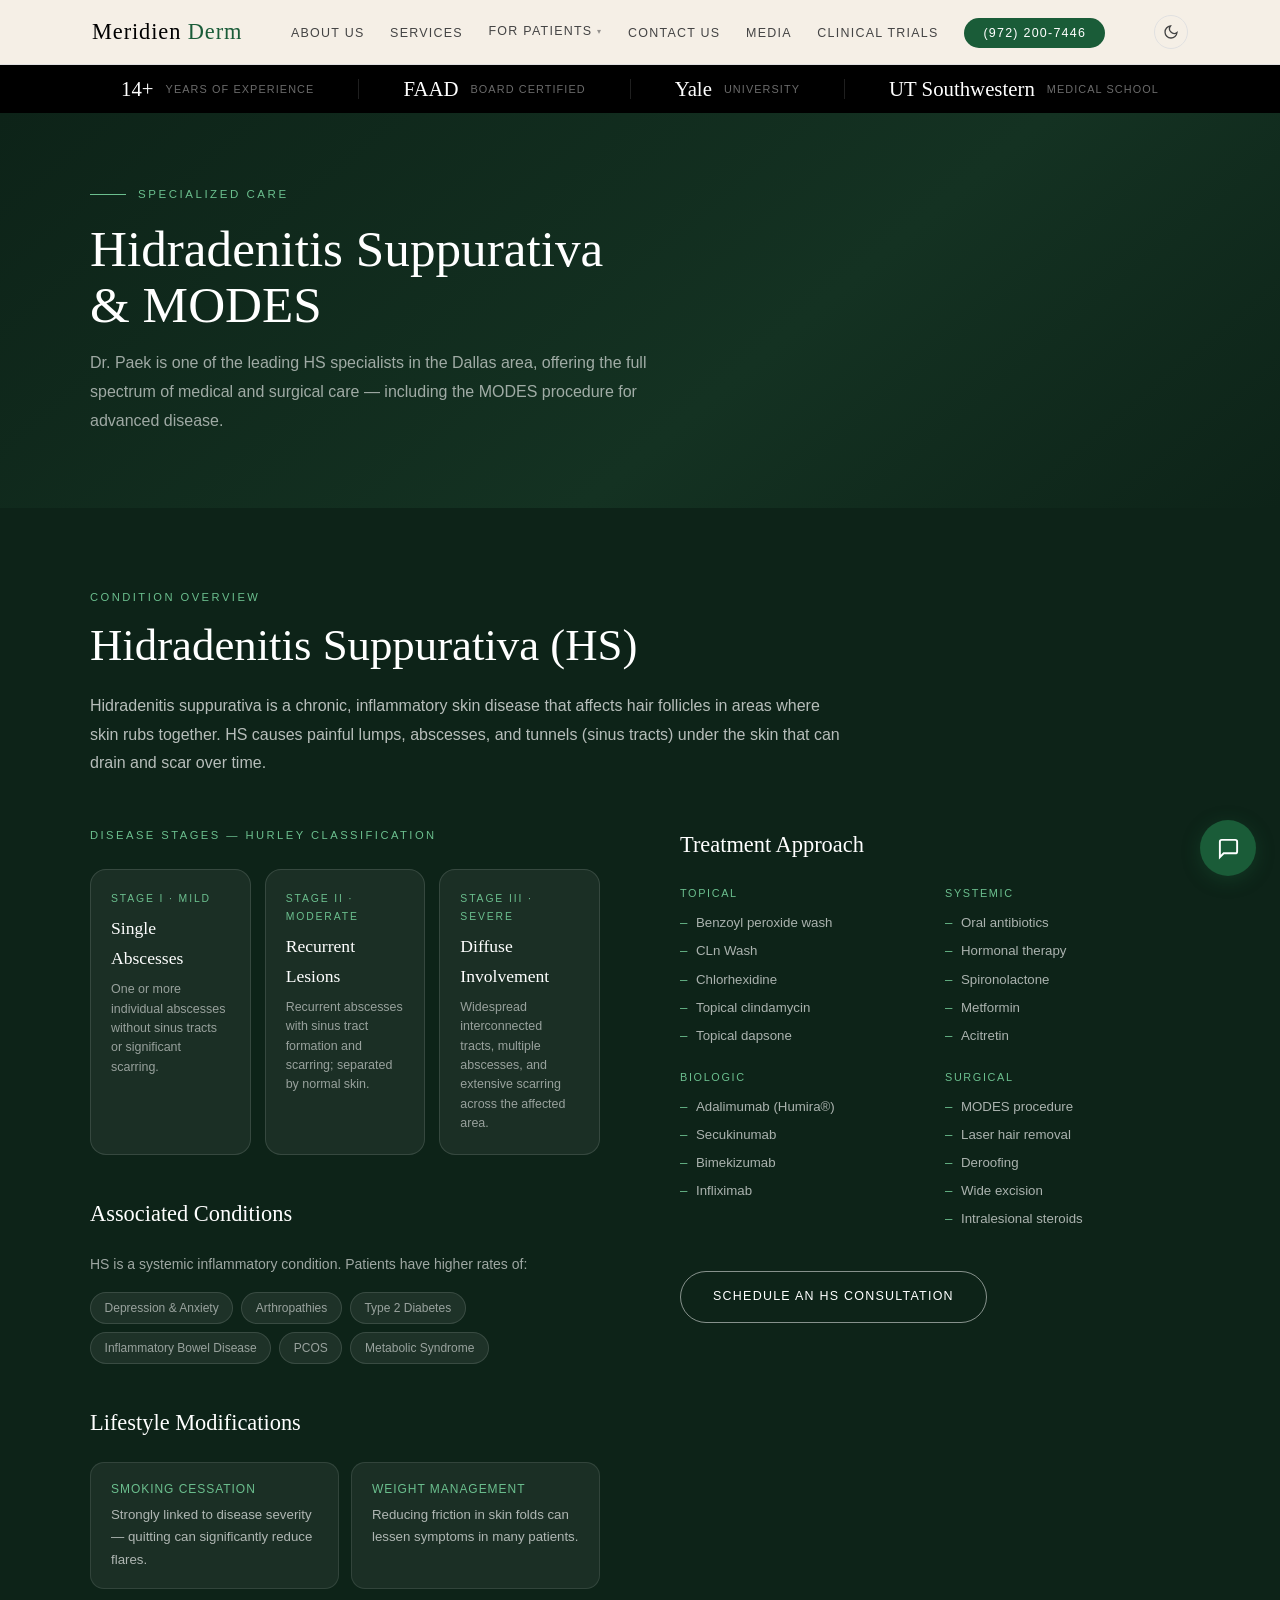
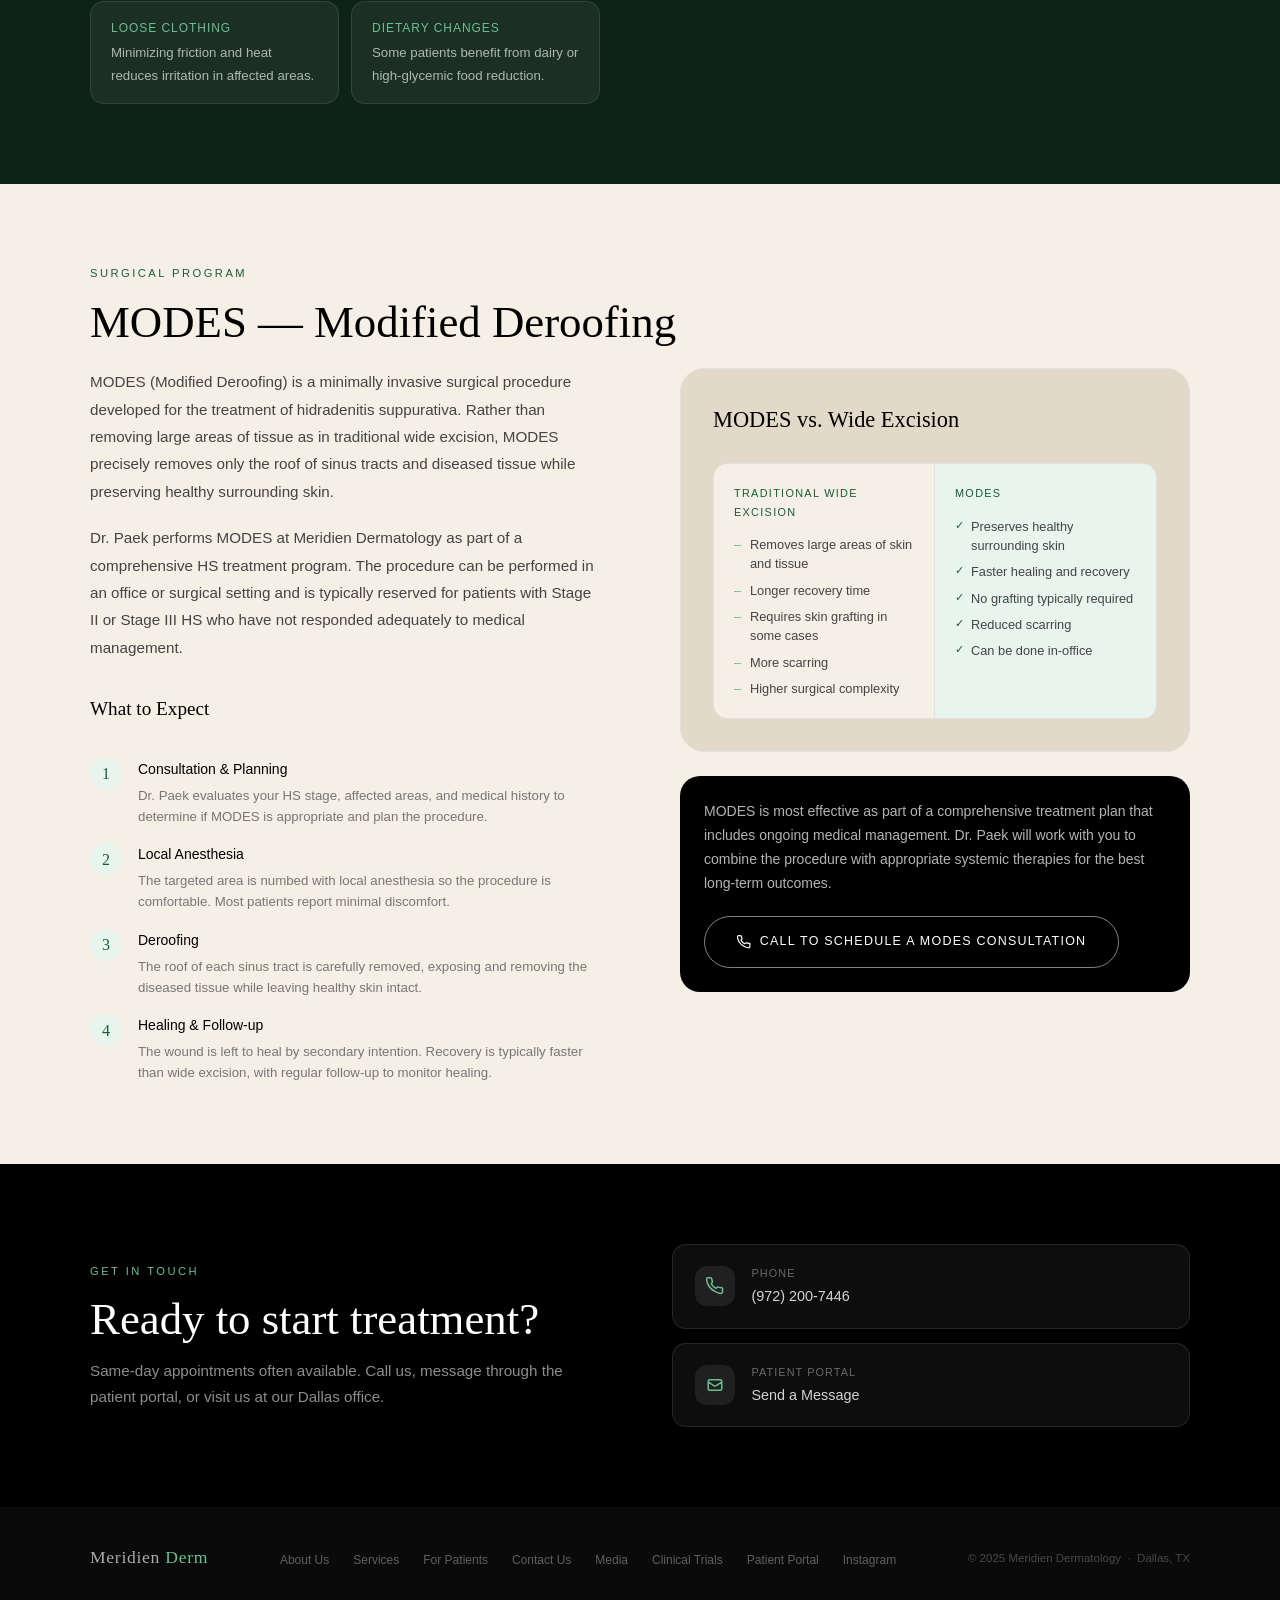
<file: hidradenitis.html>
<!DOCTYPE html>
<html lang="en">
<head>
  <meta charset="UTF-8" />
  <meta name="viewport" content="width=device-width, initial-scale=1.0" />
  <title>Hidradenitis Suppurativa &amp; MODES | Meridien Dermatology</title>
  <meta name="description" content="Expert care for Hidradenitis Suppurativa (HS) and the MODES surgical procedure at Meridien Dermatology, Dallas TX — Dr. So Yeon Paek, FAAD." />
  <meta http-equiv="Content-Security-Policy" content="default-src 'none'; style-src 'unsafe-inline' 'self' https://fonts.googleapis.com; font-src https://fonts.gstatic.com; img-src https://images.squarespace-cdn.com; frame-src 'none'; script-src 'unsafe-inline' 'self'; base-uri 'self'; form-action 'none'; object-src 'none';" />
  <meta http-equiv="X-Content-Type-Options" content="nosniff" />
  <meta name="referrer" content="strict-origin-when-cross-origin" />
  <link rel="preconnect" href="https://fonts.googleapis.com" />
  <link rel="preconnect" href="https://fonts.gstatic.com" crossorigin />
  <link href="https://fonts.googleapis.com/css2?family=Cormorant+Garamond:ital,wght@0,300;0,400;0,500;1,300;1,400&family=Inter:wght@300;400;500&display=swap" rel="stylesheet" />
  <link rel="stylesheet" href="theme.css" />
  <script>(function(){var t=localStorage.getItem('meridien-theme');if(t)document.documentElement.setAttribute('data-theme',t);else if(window.matchMedia('(prefers-color-scheme: dark)').matches)document.documentElement.setAttribute('data-theme','dark');})();</script>
  <style>
    *, *::before, *::after { box-sizing: border-box; margin: 0; padding: 0; }

    :root {
      --sage:       #2D8655;
      --sage-light: #6BBF8E;
      --sage-dark:  #1A5C38;
      --cream:      #F5EFE6;
      --warm-white: #ECE3D4;
      --dark:       #000000;
      --mid:        #444444;
      --muted:      #777777;
      --border:     #E0E0E0;
      --card-bg:    #E3D9C8;
      --hs-bg:      #0D2318;
    }

    html { scroll-behavior: smooth; }

    body {
      font-family: 'Inter', sans-serif;
      font-weight: 300;
      color: var(--dark);
      background: var(--cream);
      font-size: 16px;
      line-height: 1.7;
      -webkit-font-smoothing: antialiased;
    }

    /* ── NAV ── */
    nav {
      position: sticky;
      top: 0;
      z-index: 100;
      background: rgba(245, 239, 230, 0.96);
      backdrop-filter: blur(10px);
      border-bottom: 1px solid var(--border);
    }
    .nav-inner {
      max-width: 1160px;
      margin: 0 auto;
      padding: 0 2rem;
      height: 64px;
      display: flex;
      align-items: center;
      justify-content: space-between;
      gap: 1rem;
    }
    .logo {
      font-family: 'Cormorant Garamond', serif;
      font-size: 1.4rem;
      font-weight: 400;
      letter-spacing: 0.04em;
      color: var(--dark);
      text-decoration: none;
      flex-shrink: 0;
    }
    .logo span { color: var(--sage-dark); }
    .nav-links { display: flex; gap: 1.6rem; list-style: none; align-items: center; }
    .nav-links a {
      font-size: 0.78rem;
      letter-spacing: 0.1em;
      text-transform: uppercase;
      color: var(--mid);
      text-decoration: none;
      transition: color 0.2s;
    }
    .nav-links a:hover { color: var(--sage-dark); }
    .nav-links a.active { color: var(--sage-dark); border-bottom: 1.5px solid var(--sage-dark); padding-bottom: 2px; }
    .nav-links .nav-cta { background: var(--sage-dark); color: white !important; padding: 0.5rem 1.2rem; border-radius: 2rem; }
    .nav-links .nav-cta:hover { background: var(--sage); }

    /* ── DROPDOWN ── */
    .nav-dropdown { position: relative; }
    .nav-dropdown > a { display: flex !important; align-items: center; gap: 0.3rem; cursor: pointer; }
    .nav-caret { font-size: 0.5rem; opacity: 0.55; line-height: 1; }
    .dropdown-menu {
      position: absolute;
      top: calc(100% + 14px);
      left: 50%;
      transform: translateX(-50%) translateY(-6px);
      background: white;
      border: 1px solid var(--border);
      border-radius: 1rem;
      padding: 0.4rem;
      list-style: none;
      min-width: 215px;
      box-shadow: 0 12px 40px rgba(0,0,0,0.12);
      opacity: 0;
      visibility: hidden;
      transition: opacity 0.18s, visibility 0.18s, transform 0.18s;
      z-index: 200;
    }
    .nav-dropdown:hover .dropdown-menu {
      opacity: 1;
      visibility: visible;
      transform: translateX(-50%) translateY(0);
    }
    .dropdown-menu li { list-style: none; }
    .dropdown-menu li a {
      display: block !important;
      padding: 0.6rem 1rem;
      font-size: 0.76rem;
      color: var(--mid) !important;
      text-decoration: none;
      border-radius: 0.65rem;
      letter-spacing: 0.04em;
      text-transform: none !important;
      transition: background 0.15s, color 0.15s;
      white-space: nowrap;
    }
    .dropdown-menu li a:hover { background: var(--card-bg) !important; color: var(--sage-dark) !important; }

    .hamburger { display: none; flex-direction: column; gap: 5px; cursor: pointer; background: none; border: none; padding: 4px; }
    .hamburger span { display: block; width: 24px; height: 2px; background: var(--dark); border-radius: 2px; }

    .mobile-menu {
      display: none;
      position: fixed;
      inset: 0;
      background: var(--cream);
      z-index: 200;
      flex-direction: column;
      align-items: center;
      justify-content: center;
      gap: 1.75rem;
      padding: 4rem 2rem;
    }
    .mobile-menu.open { display: flex; }
    .mobile-menu a { font-family: 'Cormorant Garamond', serif; font-size: 2rem; font-weight: 300; color: var(--dark); text-decoration: none; }
    .mobile-menu a:hover, .mobile-menu a.active { color: var(--sage-dark); }
    .mobile-close { position: absolute; top: 1.5rem; right: 2rem; font-size: 1.75rem; background: none; border: none; cursor: pointer; color: var(--mid); }

    /* ── STATS BANNER ── */
    .stats-banner { background: var(--dark); padding: 0.85rem 2rem; }
    .stats-banner-inner {
      max-width: 1160px;
      margin: 0 auto;
      display: flex;
      align-items: center;
      justify-content: center;
    }
    .banner-stat { display: flex; align-items: center; gap: 0.75rem; padding: 0 2.75rem; }
    .banner-stat:not(:last-child) { border-right: 1px solid rgba(255,255,255,0.12); }
    .banner-num { font-family: 'Cormorant Garamond', serif; font-size: 1.3rem; font-weight: 400; color: white; line-height: 1; }
    .banner-label { font-size: 0.68rem; letter-spacing: 0.1em; text-transform: uppercase; color: rgba(255,255,255,0.42); }

    /* ── PAGE HEADER ── */
    .page-header {
      background: linear-gradient(140deg, #0D2318 0%, #143222 60%, #0D2318 100%);
      padding: 4.5rem 2rem;
    }
    .page-header-inner { max-width: 1100px; margin: 0 auto; }
    .page-eyebrow {
      display: flex;
      align-items: center;
      gap: 0.75rem;
      font-size: 0.72rem;
      letter-spacing: 0.22em;
      text-transform: uppercase;
      color: var(--sage-light);
      margin-bottom: 1rem;
      font-weight: 400;
    }
    .page-eyebrow::before { content: ''; display: block; width: 36px; height: 1px; background: var(--sage-light); }
    .page-header h1 {
      font-family: 'Cormorant Garamond', serif;
      font-size: clamp(2.5rem, 4vw, 4rem);
      font-weight: 300;
      color: white;
      line-height: 1.1;
      margin-bottom: 1rem;
    }
    .page-header p { font-size: 1rem; color: rgba(255,255,255,0.6); max-width: 580px; line-height: 1.8; }

    /* ── SHARED SECTION ── */
    section { padding: 5rem 2rem; }
    .section-inner { max-width: 1100px; margin: 0 auto; }
    .section-tag { font-size: 0.7rem; letter-spacing: 0.22em; text-transform: uppercase; color: var(--sage-dark); font-weight: 400; margin-bottom: 0.85rem; }
    h2 { font-family: 'Cormorant Garamond', serif; font-size: clamp(2rem, 3.5vw, 2.8rem); font-weight: 300; line-height: 1.15; color: var(--dark); margin-bottom: 1.25rem; }

    /* ── BUTTONS ── */
    .btn {
      display: inline-flex;
      align-items: center;
      gap: 0.55rem;
      padding: 0.9rem 2rem;
      border-radius: 3rem;
      font-size: 0.78rem;
      letter-spacing: 0.1em;
      text-transform: uppercase;
      text-decoration: none;
      transition: all 0.22s;
      font-family: 'Inter', sans-serif;
      font-weight: 400;
      cursor: pointer;
      border: none;
      white-space: nowrap;
    }
    .btn-primary { background: var(--sage-dark); color: white; }
    .btn-primary:hover { background: var(--sage); transform: translateY(-2px); box-shadow: 0 8px 24px rgba(26,92,56,0.28); }
    .btn-outline { border: 1.5px solid var(--sage-dark); color: var(--sage-dark); background: transparent; }
    .btn-outline:hover { background: var(--sage-dark); color: white; }
    .btn-outline-light { border: 1.5px solid rgba(255,255,255,0.5); color: white; background: transparent; }
    .btn-outline-light:hover { background: rgba(255,255,255,0.12); border-color: rgba(255,255,255,0.8); }

    /* ── HS SECTION ── */
    .hs-section { background: var(--hs-bg); padding: 5rem 2rem; }
    .hs-inner { max-width: 1100px; margin: 0 auto; }
    .hs-section .section-tag { color: var(--sage-light); }
    .hs-section h2 { color: white; }
    .hs-lead { font-size: 1rem; color: rgba(255,255,255,0.7); line-height: 1.8; max-width: 760px; margin-bottom: 3rem; }

    .hs-grid { display: grid; grid-template-columns: 1fr 1fr; gap: 5rem; align-items: start; }

    .stage-grid { display: grid; grid-template-columns: repeat(3, 1fr); gap: 0.875rem; margin-top: 1.5rem; }
    .stage-card { padding: 1.25rem; border-radius: 1rem; border: 1px solid rgba(255,255,255,0.12); background: rgba(255,255,255,0.06); }
    .stage-label { font-size: 0.65rem; letter-spacing: 0.18em; text-transform: uppercase; color: var(--sage-light); margin-bottom: 0.4rem; font-weight: 400; }
    .stage-title { font-family: 'Cormorant Garamond', serif; font-size: 1.1rem; color: white; margin-bottom: 0.4rem; }
    .stage-desc { font-size: 0.78rem; color: rgba(255,255,255,0.55); line-height: 1.55; }

    .hs-sub-head { font-family: 'Cormorant Garamond', serif; font-size: 1.4rem; font-weight: 400; color: white; margin-bottom: 1.25rem; margin-top: 2.5rem; }
    .hs-sub-head:first-child { margin-top: 0; }

    .treatment-cols { display: grid; grid-template-columns: 1fr 1fr; gap: 1.25rem; }
    .tg-label { font-size: 0.68rem; letter-spacing: 0.15em; text-transform: uppercase; color: var(--sage-light); font-weight: 400; margin-bottom: 0.6rem; }
    .tg-list { list-style: none; display: flex; flex-direction: column; gap: 0.35rem; }
    .tg-list li { font-size: 0.83rem; color: rgba(255,255,255,0.65); padding-left: 1rem; position: relative; }
    .tg-list li::before { content: '–'; position: absolute; left: 0; color: var(--sage-light); }

    .lifestyle-grid { display: grid; grid-template-columns: repeat(2, 1fr); gap: 0.75rem; margin-top: 1rem; }
    .lifestyle-item {
      padding: 1rem 1.25rem;
      background: rgba(255,255,255,0.06);
      border: 1px solid rgba(255,255,255,0.1);
      border-radius: 0.875rem;
      font-size: 0.83rem;
      color: rgba(255,255,255,0.65);
    }
    .lifestyle-item strong { display: block; font-size: 0.75rem; color: var(--sage-light); letter-spacing: 0.08em; text-transform: uppercase; margin-bottom: 0.25rem; font-weight: 400; }

    .associated-list { display: flex; flex-wrap: wrap; gap: 0.5rem; margin-top: 1rem; }
    .assoc-chip {
      padding: 0.3rem 0.85rem;
      background: rgba(255,255,255,0.07);
      border: 1px solid rgba(255,255,255,0.12);
      border-radius: 2rem;
      font-size: 0.75rem;
      color: rgba(255,255,255,0.55);
    }

    /* ── MODES SECTION ── */
    .modes-section { background: var(--cream); }
    .modes-grid { display: grid; grid-template-columns: 1fr 1fr; gap: 5rem; align-items: start; }
    .modes-text p { font-size: 0.95rem; color: var(--mid); line-height: 1.8; margin-bottom: 1.2rem; }

    .modes-steps { display: flex; flex-direction: column; gap: 1rem; margin-top: 2rem; }
    .step { display: flex; gap: 1rem; align-items: flex-start; }
    .step-num {
      width: 32px; height: 32px;
      background: #E8F5EE;
      border-radius: 50%;
      display: flex;
      align-items: center;
      justify-content: center;
      font-family: 'Cormorant Garamond', serif;
      font-size: 1rem;
      color: var(--sage-dark);
      flex-shrink: 0;
      font-weight: 500;
    }
    .step-text h4 { font-size: 0.875rem; color: var(--dark); font-weight: 500; margin-bottom: 0.2rem; }
    .step-text p  { font-size: 0.83rem; color: var(--muted); line-height: 1.6; margin-bottom: 0; }

    .modes-compare {
      background: var(--card-bg);
      border-radius: 1.5rem;
      padding: 2rem;
      border: 1px solid var(--border);
    }
    .modes-compare h3 {
      font-family: 'Cormorant Garamond', serif;
      font-size: 1.4rem;
      font-weight: 400;
      color: var(--dark);
      margin-bottom: 1.5rem;
    }
    .compare-row {
      display: grid;
      grid-template-columns: 1fr 1fr;
      gap: 0;
      border-radius: 0.875rem;
      overflow: hidden;
      border: 1px solid var(--border);
    }
    .compare-col { padding: 1.25rem; }
    .compare-col:first-child { background: var(--cream); border-right: 1px solid var(--border); }
    .compare-col:last-child { background: #E8F5EE; }
    .compare-head {
      font-size: 0.68rem;
      letter-spacing: 0.12em;
      text-transform: uppercase;
      color: var(--sage-dark);
      font-weight: 500;
      margin-bottom: 0.875rem;
    }
    .compare-list { list-style: none; display: flex; flex-direction: column; gap: 0.45rem; }
    .compare-list li { font-size: 0.8rem; color: var(--mid); line-height: 1.5; padding-left: 1rem; position: relative; }
    .compare-list li::before { content: '–'; position: absolute; left: 0; color: var(--sage-light); }
    .compare-list.good li::before { color: var(--sage-dark); content: '✓'; font-size: 0.7rem; }

    .modes-callout {
      margin-top: 1.5rem;
      padding: 1.5rem;
      background: var(--dark);
      border-radius: 1.25rem;
      color: white;
    }
    .modes-callout p { font-size: 0.875rem; color: rgba(255,255,255,0.7); line-height: 1.7; margin-bottom: 1.25rem; }

    /* ── CTA SECTION ── */
    .cta-section { background: var(--dark); padding: 5rem 2rem; }
    .cta-inner { max-width: 1100px; margin: 0 auto; display: grid; grid-template-columns: 1fr 1fr; gap: 4rem; align-items: center; }
    .cta-inner h2 { color: white; margin-bottom: 0.75rem; }
    .cta-inner p { color: rgba(255,255,255,0.55); font-size: 0.95rem; }
    .cta-inner .section-tag { color: var(--sage-light); }
    .contact-cards { display: flex; flex-direction: column; gap: 0.875rem; }
    .contact-card {
      display: flex;
      align-items: center;
      gap: 1rem;
      padding: 1.2rem 1.4rem;
      background: rgba(255,255,255,0.05);
      border: 1px solid rgba(255,255,255,0.1);
      border-radius: 0.875rem;
      text-decoration: none;
      color: white;
      transition: all 0.2s;
    }
    .contact-card:hover { background: rgba(255,255,255,0.09); border-color: rgba(255,255,255,0.2); }
    .contact-card-icon {
      width: 40px; height: 40px;
      border-radius: 0.75rem;
      background: rgba(255,255,255,0.08);
      display: flex;
      align-items: center;
      justify-content: center;
      color: var(--sage-light);
      flex-shrink: 0;
    }
    .cc-label { font-size: 0.68rem; letter-spacing: 0.1em; text-transform: uppercase; color: rgba(255,255,255,0.38); margin-bottom: 0.1rem; }
    .cc-value { font-size: 0.9rem; color: rgba(255,255,255,0.82); }

    /* ── FOOTER ── */
    footer { background: #0A0A0A; padding: 2.25rem 2rem; }
    .footer-inner { max-width: 1100px; margin: 0 auto; display: flex; justify-content: space-between; align-items: center; flex-wrap: wrap; gap: 1.25rem; }
    footer .logo { color: rgba(255,255,255,0.65); font-size: 1.1rem; }
    footer .logo span { color: var(--sage-light); }
    .footer-links { display: flex; gap: 1.5rem; list-style: none; flex-wrap: wrap; }
    .footer-links a { font-size: 0.75rem; color: rgba(255,255,255,0.35); text-decoration: none; transition: color 0.2s; }
    .footer-links a:hover { color: rgba(255,255,255,0.65); }
    .footer-copy { font-size: 0.72rem; color: rgba(255,255,255,0.25); }

    /* ── RESPONSIVE ── */
    @media (max-width: 900px) {
      .nav-links { display: none; }
      .hamburger { display: flex; }
      .hs-grid, .modes-grid, .cta-inner { grid-template-columns: 1fr; gap: 2.5rem; }
      .stage-grid { grid-template-columns: 1fr; }
      .treatment-cols { grid-template-columns: 1fr; }
      .lifestyle-grid { grid-template-columns: 1fr; }
      section { padding: 4rem 1.5rem; }
      .hs-section, .cta-section { padding: 4rem 1.5rem; }
      .footer-inner { flex-direction: column; align-items: flex-start; }
      .stats-banner-inner { flex-wrap: wrap; justify-content: center; }
      .banner-stat { padding: 0.5rem 1.5rem; border-right: none !important; border-bottom: 1px solid rgba(255,255,255,0.1); width: 100%; justify-content: center; }
      .banner-stat:last-child { border-bottom: none; }
    }
    @media (max-width: 540px) {
      .compare-row { grid-template-columns: 1fr; }
      .compare-col:first-child { border-right: none; border-bottom: 1px solid var(--border); }
    }
  </style>
</head>
<body>

<!-- NAV -->
<nav>
  <div class="nav-inner">
    <a href="index.html" class="logo">Meridien <span>Derm</span></a>
    <ul class="nav-links">
      <li><a href="index.html#about">About Us</a></li>
      <li><a href="index.html#services">Services</a></li>
      <li class="nav-dropdown">
        <a href="for-patients.html">For Patients <span class="nav-caret">▾</span></a>
        <ul class="dropdown-menu">
          <li><a href="for-patients.html#insurance">Insurance Accepted</a></li>
          <li><a href="for-patients.html#portal">Patient Portal</a></li>
          <li><a href="for-patients.html#bill">Pay Your Bill</a></li>
          <li><a href="for-patients.html#hs">Hidradenitis Suppurativa</a></li>
          <li><a href="for-patients.html#modes">MODES</a></li>
        </ul>
      </li>
      <li><a href="index.html#contact">Contact Us</a></li>
      <li><a href="index.html#media">Media</a></li>
      <li><a href="https://www.txdrc.com/" target="_blank" rel="noopener noreferrer">Clinical Trials</a></li>
      <li><a href="tel:9722007446" class="nav-cta">(972) 200-7446</a></li>
    </ul>
    <button class="theme-toggle" id="themeToggle" aria-label="Toggle dark mode">
      <svg class="icon-moon" width="16" height="16" fill="none" stroke="currentColor" stroke-width="2" viewBox="0 0 24 24" aria-hidden="true"><path d="M21 12.79A9 9 0 1111.21 3 7 7 0 0021 12.79z"/></svg>
      <svg class="icon-sun" width="16" height="16" fill="none" stroke="currentColor" stroke-width="2" viewBox="0 0 24 24" aria-hidden="true"><circle cx="12" cy="12" r="5"/><path d="M12 1v2M12 21v2M4.22 4.22l1.42 1.42M18.36 18.36l1.42 1.42M1 12h2M21 12h2M4.22 19.78l1.42-1.42M18.36 5.64l1.42-1.42"/></svg>
    </button>
    <button class="hamburger" id="hamburger" aria-label="Open menu">
      <span></span><span></span><span></span>
    </button>
  </div>
</nav>

<!-- MOBILE MENU -->
<div class="mobile-menu" id="mobileMenu">
  <button class="mobile-close" id="mobileClose" aria-label="Close menu">&times;</button>
  <a href="index.html#about"         onclick="closeMobileMenu()">About Us</a>
  <a href="index.html#services"      onclick="closeMobileMenu()">Services</a>
  <a href="for-patients.html"        onclick="closeMobileMenu()">For Patients</a>
  <a href="index.html#contact"       onclick="closeMobileMenu()">Contact Us</a>
  <a href="index.html#media"         onclick="closeMobileMenu()">Media</a>
  <a href="https://www.txdrc.com/" target="_blank" rel="noopener noreferrer" onclick="closeMobileMenu()">Clinical Trials</a>
  <a href="tel:9722007446" style="color:var(--sage-dark); font-size:1.6rem;" onclick="closeMobileMenu()">(972) 200-7446</a>
</div>

<!-- STATS BANNER -->
<div class="stats-banner">
  <div class="stats-banner-inner">
    <div class="banner-stat"><span class="banner-num">14+</span><span class="banner-label">Years of Experience</span></div>
    <div class="banner-stat"><span class="banner-num">FAAD</span><span class="banner-label">Board Certified</span></div>
    <div class="banner-stat"><span class="banner-num">Yale</span><span class="banner-label">University</span></div>
    <div class="banner-stat"><span class="banner-num">UT Southwestern</span><span class="banner-label">Medical School</span></div>
  </div>
</div>

<!-- PAGE HEADER -->
<div class="page-header">
  <div class="page-header-inner">
    <div class="page-eyebrow">Specialized Care</div>
    <h1>Hidradenitis Suppurativa<br>&amp; MODES</h1>
    <p>Dr. Paek is one of the leading HS specialists in the Dallas area, offering the full spectrum of medical and surgical care — including the MODES procedure for advanced disease.</p>
  </div>
</div>

<!-- HS SECTION -->
<section class="hs-section" id="hs">
  <div class="hs-inner">
    <div class="section-tag">Condition Overview</div>
    <h2>Hidradenitis Suppurativa (HS)</h2>
    <p class="hs-lead">
      Hidradenitis suppurativa is a chronic, inflammatory skin disease that affects hair follicles in areas where skin rubs together. HS causes painful lumps, abscesses, and tunnels (sinus tracts) under the skin that can drain and scar over time.
    </p>

    <div class="hs-grid">

      <div>
        <div class="section-tag" style="color:var(--sage-light);">Disease Stages — Hurley Classification</div>
        <div class="stage-grid">
          <div class="stage-card">
            <div class="stage-label">Stage I · Mild</div>
            <div class="stage-title">Single Abscesses</div>
            <div class="stage-desc">One or more individual abscesses without sinus tracts or significant scarring.</div>
          </div>
          <div class="stage-card">
            <div class="stage-label">Stage II · Moderate</div>
            <div class="stage-title">Recurrent Lesions</div>
            <div class="stage-desc">Recurrent abscesses with sinus tract formation and scarring; separated by normal skin.</div>
          </div>
          <div class="stage-card">
            <div class="stage-label">Stage III · Severe</div>
            <div class="stage-title">Diffuse Involvement</div>
            <div class="stage-desc">Widespread interconnected tracts, multiple abscesses, and extensive scarring across the affected area.</div>
          </div>
        </div>

        <div class="hs-sub-head" style="margin-top:2.5rem;">Associated Conditions</div>
        <p style="font-size:0.875rem; color:rgba(255,255,255,0.6); margin-bottom:1rem; line-height:1.7;">
          HS is a systemic inflammatory condition. Patients have higher rates of:
        </p>
        <div class="associated-list">
          <span class="assoc-chip">Depression &amp; Anxiety</span>
          <span class="assoc-chip">Arthropathies</span>
          <span class="assoc-chip">Type 2 Diabetes</span>
          <span class="assoc-chip">Inflammatory Bowel Disease</span>
          <span class="assoc-chip">PCOS</span>
          <span class="assoc-chip">Metabolic Syndrome</span>
        </div>

        <div class="hs-sub-head" style="margin-top:2.5rem;">Lifestyle Modifications</div>
        <div class="lifestyle-grid">
          <div class="lifestyle-item">
            <strong>Smoking Cessation</strong>
            Strongly linked to disease severity — quitting can significantly reduce flares.
          </div>
          <div class="lifestyle-item">
            <strong>Weight Management</strong>
            Reducing friction in skin folds can lessen symptoms in many patients.
          </div>
          <div class="lifestyle-item">
            <strong>Loose Clothing</strong>
            Minimizing friction and heat reduces irritation in affected areas.
          </div>
          <div class="lifestyle-item">
            <strong>Dietary Changes</strong>
            Some patients benefit from dairy or high-glycemic food reduction.
          </div>
        </div>
      </div>

      <div>
        <div class="hs-sub-head">Treatment Approach</div>
        <div class="treatment-cols">
          <div>
            <div class="tg-label">Topical</div>
            <ul class="tg-list">
              <li>Benzoyl peroxide wash</li>
              <li>CLn Wash</li>
              <li>Chlorhexidine</li>
              <li>Topical clindamycin</li>
              <li>Topical dapsone</li>
            </ul>
          </div>
          <div>
            <div class="tg-label">Systemic</div>
            <ul class="tg-list">
              <li>Oral antibiotics</li>
              <li>Hormonal therapy</li>
              <li>Spironolactone</li>
              <li>Metformin</li>
              <li>Acitretin</li>
            </ul>
          </div>
        </div>
        <div class="treatment-cols" style="margin-top:1.25rem;">
          <div>
            <div class="tg-label">Biologic</div>
            <ul class="tg-list">
              <li>Adalimumab (Humira&reg;)</li>
              <li>Secukinumab</li>
              <li>Bimekizumab</li>
              <li>Infliximab</li>
            </ul>
          </div>
          <div>
            <div class="tg-label">Surgical</div>
            <ul class="tg-list">
              <li>MODES procedure</li>
              <li>Laser hair removal</li>
              <li>Deroofing</li>
              <li>Wide excision</li>
              <li>Intralesional steroids</li>
            </ul>
          </div>
        </div>

        <div style="margin-top:2.5rem;">
          <a href="tel:9722007446" class="btn btn-outline-light">Schedule an HS Consultation</a>
        </div>
      </div>

    </div>
  </div>
</section>

<!-- MODES SECTION -->
<section class="modes-section" id="modes">
  <div class="section-inner">
    <div class="section-tag">Surgical Program</div>
    <h2>MODES — Modified Deroofing</h2>
    <div class="modes-grid">

      <div class="modes-text">
        <p>
          MODES (Modified Deroofing) is a minimally invasive surgical procedure developed for the treatment of hidradenitis suppurativa. Rather than removing large areas of tissue as in traditional wide excision, MODES precisely removes only the roof of sinus tracts and diseased tissue while preserving healthy surrounding skin.
        </p>
        <p>
          Dr. Paek performs MODES at Meridien Dermatology as part of a comprehensive HS treatment program. The procedure can be performed in an office or surgical setting and is typically reserved for patients with Stage II or Stage III HS who have not responded adequately to medical management.
        </p>

        <div class="hs-sub-head" style="color:var(--dark); font-size:1.2rem; margin-top:2rem;">What to Expect</div>
        <div class="modes-steps">
          <div class="step">
            <div class="step-num">1</div>
            <div class="step-text">
              <h4>Consultation &amp; Planning</h4>
              <p>Dr. Paek evaluates your HS stage, affected areas, and medical history to determine if MODES is appropriate and plan the procedure.</p>
            </div>
          </div>
          <div class="step">
            <div class="step-num">2</div>
            <div class="step-text">
              <h4>Local Anesthesia</h4>
              <p>The targeted area is numbed with local anesthesia so the procedure is comfortable. Most patients report minimal discomfort.</p>
            </div>
          </div>
          <div class="step">
            <div class="step-num">3</div>
            <div class="step-text">
              <h4>Deroofing</h4>
              <p>The roof of each sinus tract is carefully removed, exposing and removing the diseased tissue while leaving healthy skin intact.</p>
            </div>
          </div>
          <div class="step">
            <div class="step-num">4</div>
            <div class="step-text">
              <h4>Healing &amp; Follow-up</h4>
              <p>The wound is left to heal by secondary intention. Recovery is typically faster than wide excision, with regular follow-up to monitor healing.</p>
            </div>
          </div>
        </div>
      </div>

      <div>
        <div class="modes-compare">
          <h3>MODES vs. Wide Excision</h3>
          <div class="compare-row">
            <div class="compare-col">
              <div class="compare-head">Traditional Wide Excision</div>
              <ul class="compare-list">
                <li>Removes large areas of skin and tissue</li>
                <li>Longer recovery time</li>
                <li>Requires skin grafting in some cases</li>
                <li>More scarring</li>
                <li>Higher surgical complexity</li>
              </ul>
            </div>
            <div class="compare-col">
              <div class="compare-head">MODES</div>
              <ul class="compare-list good">
                <li>Preserves healthy surrounding skin</li>
                <li>Faster healing and recovery</li>
                <li>No grafting typically required</li>
                <li>Reduced scarring</li>
                <li>Can be done in-office</li>
              </ul>
            </div>
          </div>
        </div>

        <div class="modes-callout">
          <p>
            MODES is most effective as part of a comprehensive treatment plan that includes ongoing medical management. Dr. Paek will work with you to combine the procedure with appropriate systemic therapies for the best long-term outcomes.
          </p>
          <a href="tel:9722007446" class="btn btn-outline-light">
            <svg width="14" height="14" fill="none" stroke="currentColor" stroke-width="2" viewBox="0 0 24 24">
              <path d="M22 16.92v3a2 2 0 01-2.18 2 19.79 19.79 0 01-8.63-3.07A19.5 19.5 0 013.82 12 19.79 19.79 0 01.77 3.38 2 2 0 012.76 1h3a2 2 0 012 1.72 12.84 12.84 0 00.7 2.81 2 2 0 01-.45 2.11L6.91 8.74a16 16 0 006.35 6.35l1.1-1.1a2 2 0 012.11-.45 12.84 12.84 0 002.81.7A2 2 0 0122 16.92z"/>
            </svg>
            Call to Schedule a MODES Consultation
          </a>
        </div>
      </div>

    </div>
  </div>
</section>

<!-- CTA -->
<section class="cta-section">
  <div class="cta-inner">
    <div>
      <div class="section-tag">Get in Touch</div>
      <h2>Ready to start treatment?</h2>
      <p>Same-day appointments often available. Call us, message through the patient portal, or visit us at our Dallas office.</p>
    </div>
    <div class="contact-cards">
      <a href="tel:9722007446" class="contact-card">
        <div class="contact-card-icon">
          <svg width="18" height="18" fill="none" stroke="currentColor" stroke-width="2" viewBox="0 0 24 24">
            <path d="M22 16.92v3a2 2 0 01-2.18 2 19.79 19.79 0 01-8.63-3.07A19.5 19.5 0 013.82 12 19.79 19.79 0 01.77 3.38 2 2 0 012.76 1h3a2 2 0 012 1.72 12.84 12.84 0 00.7 2.81 2 2 0 01-.45 2.11L6.91 8.74a16 16 0 006.35 6.35l1.1-1.1a2 2 0 012.11-.45 12.84 12.84 0 002.81.7A2 2 0 0122 16.92z"/>
          </svg>
        </div>
        <div>
          <div class="cc-label">Phone</div>
          <div class="cc-value">(972) 200-7446</div>
        </div>
      </a>
      <a href="https://meridienderm.ema.md" target="_blank" rel="noopener noreferrer" class="contact-card">
        <div class="contact-card-icon">
          <svg width="18" height="18" fill="none" stroke="currentColor" stroke-width="2" viewBox="0 0 24 24">
            <path d="M3 8l7.89 5.26a2 2 0 002.22 0L21 8M5 19h14a2 2 0 002-2V7a2 2 0 00-2-2H5a2 2 0 00-2 2v10a2 2 0 002 2z"/>
          </svg>
        </div>
        <div>
          <div class="cc-label">Patient Portal</div>
          <div class="cc-value">Send a Message</div>
        </div>
      </a>
    </div>
  </div>
</section>

<!-- FOOTER -->
<footer>
  <div class="footer-inner">
    <a href="index.html" class="logo">Meridien <span>Derm</span></a>
    <ul class="footer-links">
      <li><a href="index.html#about">About Us</a></li>
      <li><a href="index.html#services">Services</a></li>
      <li><a href="for-patients.html">For Patients</a></li>
      <li><a href="index.html#contact">Contact Us</a></li>
      <li><a href="index.html#media">Media</a></li>
      <li><a href="https://www.txdrc.com/" target="_blank" rel="noopener noreferrer">Clinical Trials</a></li>
      <li><a href="https://meridienderm.ema.md" target="_blank" rel="noopener noreferrer">Patient Portal</a></li>
      <li><a href="https://www.instagram.com/meridien.derm/" target="_blank" rel="noopener noreferrer">Instagram</a></li>
    </ul>
    <span class="footer-copy">&copy; 2025 Meridien Dermatology &nbsp;·&nbsp; Dallas, TX</span>
  </div>
</footer>

<script>
  const hamburger   = document.getElementById('hamburger');
  const mobileMenu  = document.getElementById('mobileMenu');
  const mobileClose = document.getElementById('mobileClose');

  hamburger.addEventListener('click',   () => mobileMenu.classList.add('open'));
  mobileClose.addEventListener('click', () => mobileMenu.classList.remove('open'));

  function closeMobileMenu() { mobileMenu.classList.remove('open'); }

  // Dark / light mode toggle
  document.getElementById('themeToggle').addEventListener('click', function() {
    var root = document.documentElement;
    var next = root.getAttribute('data-theme') === 'dark' ? 'light' : 'dark';
    root.setAttribute('data-theme', next);
    localStorage.setItem('meridien-theme', next);
  });
</script>
<script src="chatbot.js" defer></script>

</body>
</html>
</file>
<file: theme.css>
/* ── MERIDIEN DERM — DARK / LIGHT THEME ── */

/* ── TOGGLE BUTTON ── */
.theme-toggle {
  width: 34px;
  height: 34px;
  border-radius: 50%;
  border: 1.5px solid var(--border);
  background: transparent;
  cursor: pointer;
  display: flex;
  align-items: center;
  justify-content: center;
  color: var(--mid);
  flex-shrink: 0;
}
.theme-toggle:hover {
  border-color: var(--sage-dark);
  color: var(--sage-dark);
  background: var(--card-bg);
}
.icon-sun  { display: none;  }
.icon-moon { display: block; }
[data-theme="dark"] .icon-sun  { display: block; }
[data-theme="dark"] .icon-moon { display: none;  }

/* ── COLOR SCHEME HINTS ── */
/* Tells browser we manage colors ourselves; prevents UA forced inversion */
:root            { color-scheme: light; }
[data-theme="dark"] { color-scheme: dark; }

/* ── DARK MODE CSS VARIABLES ── */
/*
   Strategy: flip --dark to a light color so all "color: var(--dark)" text
   becomes light. Then explicitly re-darken the sections that use
   "background: var(--dark)" as a dark panel (stats banner, CTA, callout).
   Forest green accent colors are brightened for dark-background visibility.
*/
[data-theme="dark"] {
  --sage:       #3DAA6A;   /* brightened forest for dark bg */
  --sage-light: #7FCC9A;   /* light forest for text on dark */
  --sage-dark:  #2D8655;   /* forest primary on dark */
  --cream:      #0A0A0A;
  --warm-white: #141414;
  --dark:       #F5EFE6;   /* flipped beige — used for text */
  --mid:        #AAAAAA;
  --muted:      #999999;   /* lightened from #777 for dark bg readability */
  --border:     #2A2A2A;
  --card-bg:    #1A1A1A;
  --hs-bg:      #050D07;
}

/* ── DARK MODE BODY SAFETY NET ── */
/* Explicit values ensure readability even if variable resolution fails */
[data-theme="dark"] body {
  color: #F5EFE6;
  background: #0A0A0A;
}

/* ── EXPLICIT TEXT COLOR OVERRIDES ── */
/* Belt-and-suspenders: any element with its own color: var(--dark) or
   var(--mid) rule must be explicitly forced here so dark mode text is
   always readable. Dark-panel overrides (white text) live in inline
   styles with equal specificity but later source order, so they still win. */
[data-theme="dark"] .logo,
[data-theme="dark"] h1,
[data-theme="dark"] h2,
[data-theme="dark"] h3,
[data-theme="dark"] h4,
[data-theme="dark"] .def-word,
[data-theme="dark"] .mobile-menu a,
[data-theme="dark"] .mobile-close {
  color: #F5EFE6;
}
[data-theme="dark"] .hamburger span {
  background: #F5EFE6;
}
[data-theme="dark"] .nav-links a:not(.nav-cta),
[data-theme="dark"] .theme-toggle {
  color: #AAAAAA;
}

/* ── RE-DARKEN PANELS THAT USE var(--dark) AS A BACKGROUND ── */
[data-theme="dark"] .stats-banner,
[data-theme="dark"] .cta-section {
  background: #0A0A0A;
}
[data-theme="dark"] .modes-callout {
  background: #050D07;
}
[data-theme="dark"] footer {
  background: #050505;
}

/* ── NAV & MENUS ── */
[data-theme="dark"] nav {
  background: rgba(10, 10, 10, 0.96);
}
[data-theme="dark"] .dropdown-menu {
  background: #1A1A1A;
  box-shadow: 0 12px 40px rgba(0,0,0,0.6);
}
[data-theme="dark"] .dropdown-menu li a:hover {
  background: #2A2A2A !important;
}
[data-theme="dark"] .mobile-menu {
  background: #0A0A0A;
}

/* ── HERO & PAGE HEADERS ── */
[data-theme="dark"] .hero {
  background: linear-gradient(140deg, #0A0A0A 0%, #111111 55%, #0A0A0A 100%);
}
[data-theme="dark"] .page-header {
  background: linear-gradient(140deg, #0A0A0A 0%, #111111 55%, #0A0A0A 100%);
}

/* ── WHITE SECTIONS → DARK ── */
[data-theme="dark"] .about,
[data-theme="dark"] .location,
[data-theme="dark"] .services,
[data-theme="dark"] .trials-section,
[data-theme="dark"] .modes-section,
[data-theme="dark"] .insurance-section,
[data-theme="dark"] .txdrc-section,
[data-theme="dark"] .participate-section {
  background: #141414;
}

/* ── QUICK NAV (for-patients) ── */
[data-theme="dark"] .quick-nav {
  background: #141414;
  border-bottom-color: #2A2A2A;
}
[data-theme="dark"] .qn-icon {
  background: #1A1A1A;
  border-color: #2A2A2A;
}
[data-theme="dark"] .qn-card:hover {
  background: #111C15;
  border-color: var(--sage-dark);
}

/* ── WHITE CARDS → DARK ── */
[data-theme="dark"] .service-card:not(.accent-card),
[data-theme="dark"] .trial-card,
[data-theme="dark"] .trials-cta-bar {
  background: #1A1A1A;
}
[data-theme="dark"] .service-card:not(.accent-card) h3 {
  color: #F5EFE6;
}
[data-theme="dark"] .service-card:not(.accent-card) p {
  color: #CCCCCC;
}

/* ── LIGHT-GREEN ACCENT AREAS (#E8F5EE) → DARK FOREST TINT ── */
[data-theme="dark"] .service-icon {
  background: #0F1D13;
}
[data-theme="dark"] .awards-box {
  background: #0F1D13;
}
[data-theme="dark"] .step-num {
  background: #0F1D13;
}
[data-theme="dark"] .insurance-note {
  background: #0F1D13;
}
[data-theme="dark"] .status-enrolling {
  background: #0F1D13;
}
[data-theme="dark"] .pstep-card {
  background: #1A1A1A;
}

/* ── COMPARE COLUMNS ── */
[data-theme="dark"] .compare-col:first-child {
  background: #1A1A1A;
  border-right-color: #2A2A2A;
}
[data-theme="dark"] .compare-col:last-child {
  background: #0F1D13;
}

/* ── TXDRC FEATURE ICON ── */
[data-theme="dark"] .txdrc-feature-icon {
  background: #1A1A1A;
  border-color: #2A2A2A;
}

/* ── BORDERS THAT ARE HARDCODED ── */
[data-theme="dark"] .compare-row {
  border-color: #2A2A2A;
}
[data-theme="dark"] .modes-compare {
  border-color: #2A2A2A;
}
[data-theme="dark"] .hours-table tr {
  border-bottom-color: #2A2A2A;
}
[data-theme="dark"] .edu-list li {
  border-bottom-color: #2A2A2A;
}

/* ── ACCENT TEXT ON DARK BACKGROUNDS ── */
/* These elements use var(--sage-dark) which becomes #2D8655 — too dark against
   near-black backgrounds. Switch to --sage-light (#7FCC9A) for AA contrast. */
[data-theme="dark"] .section-tag,
[data-theme="dark"] .info-label,
[data-theme="dark"] .hero-eyebrow,
[data-theme="dark"] .page-eyebrow,
[data-theme="dark"] .def-n {
  color: var(--sage-light);
}
[data-theme="dark"] .hero-eyebrow::before,
[data-theme="dark"] .page-eyebrow::before {
  background: var(--sage-light);
}
[data-theme="dark"] h1 em {
  color: var(--sage-light);
}

/* ── NAV DROPDOWN ── */
/* Uses !important in the base rule, so the override must too;
   higher specificity here (0,2,1) beats the base (0,1,1). */
[data-theme="dark"] .dropdown-menu li a {
  color: #E0D8CC !important;
}

/* ── HERO — CENTER FOR HEALING ── */
[data-theme="dark"] .def-entry,
[data-theme="dark"] .hero-sub {
  color: #CCCCCC;
}

/* ── ABOUT — ABOUT THE PRACTICE ── */
/* Doctor bio card (.about-card) and media strip stay same as light mode — no overrides. */
[data-theme="dark"] .about-text p,
[data-theme="dark"] .credential,
[data-theme="dark"] .awards-box p {
  color: #CCCCCC;
}
[data-theme="dark"] .credential svg {
  color: #7FCC9A;
}

/* ── LOCATION — FIND US ── */
/* Insurance chips stay same as light mode — no override. */
[data-theme="dark"] .info-block p,
[data-theme="dark"] .hours-table td {
  color: #CCCCCC;
}
[data-theme="dark"] .hours-table td:last-child {
  color: #F5EFE6;
}

/* ── FOR PATIENTS PAGE HEADER ── */
[data-theme="dark"] .page-header h1 {
  color: #F5EFE6;
}
[data-theme="dark"] .page-header p {
  color: #CCCCCC;
}

/* ── HERO — "SAME DAY AVAILABLE" SUBTEXT ── */
[data-theme="dark"] .btn-sub {
  color: #F5EFE6;
}
</file>
